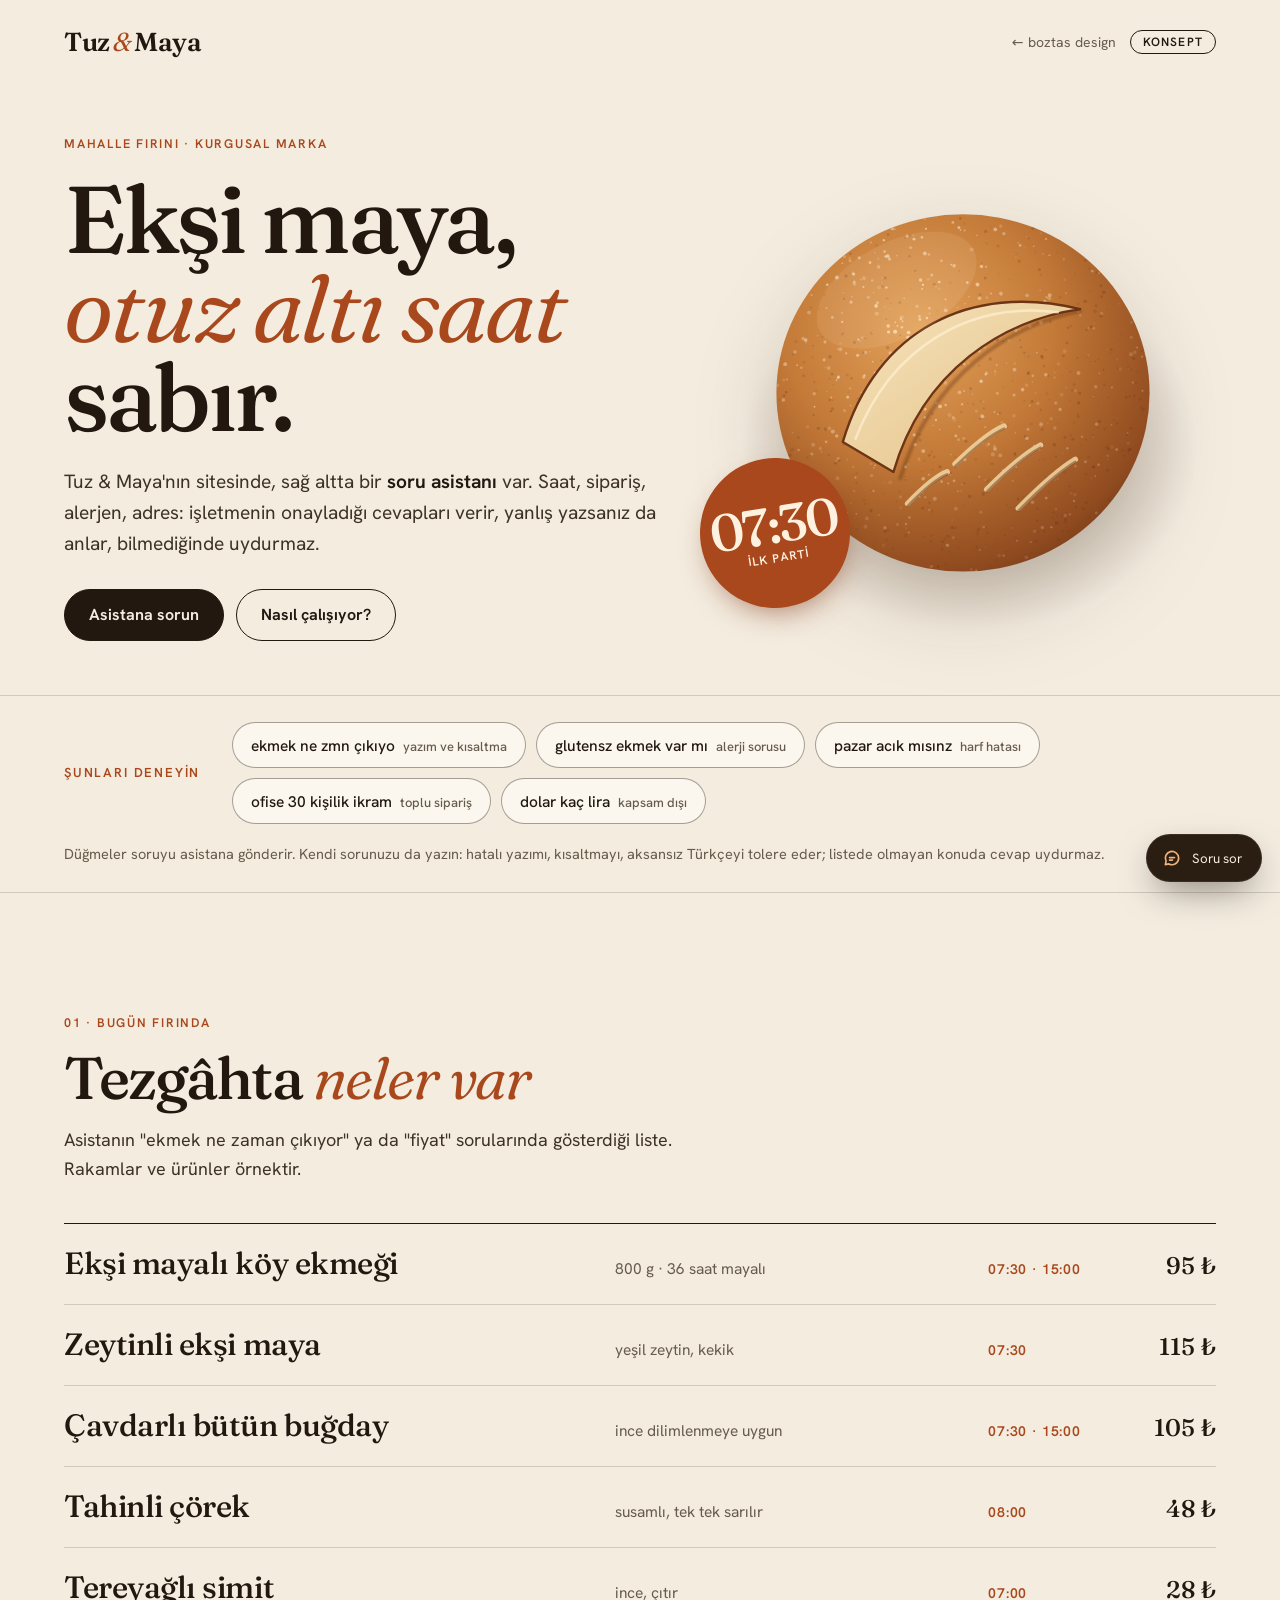
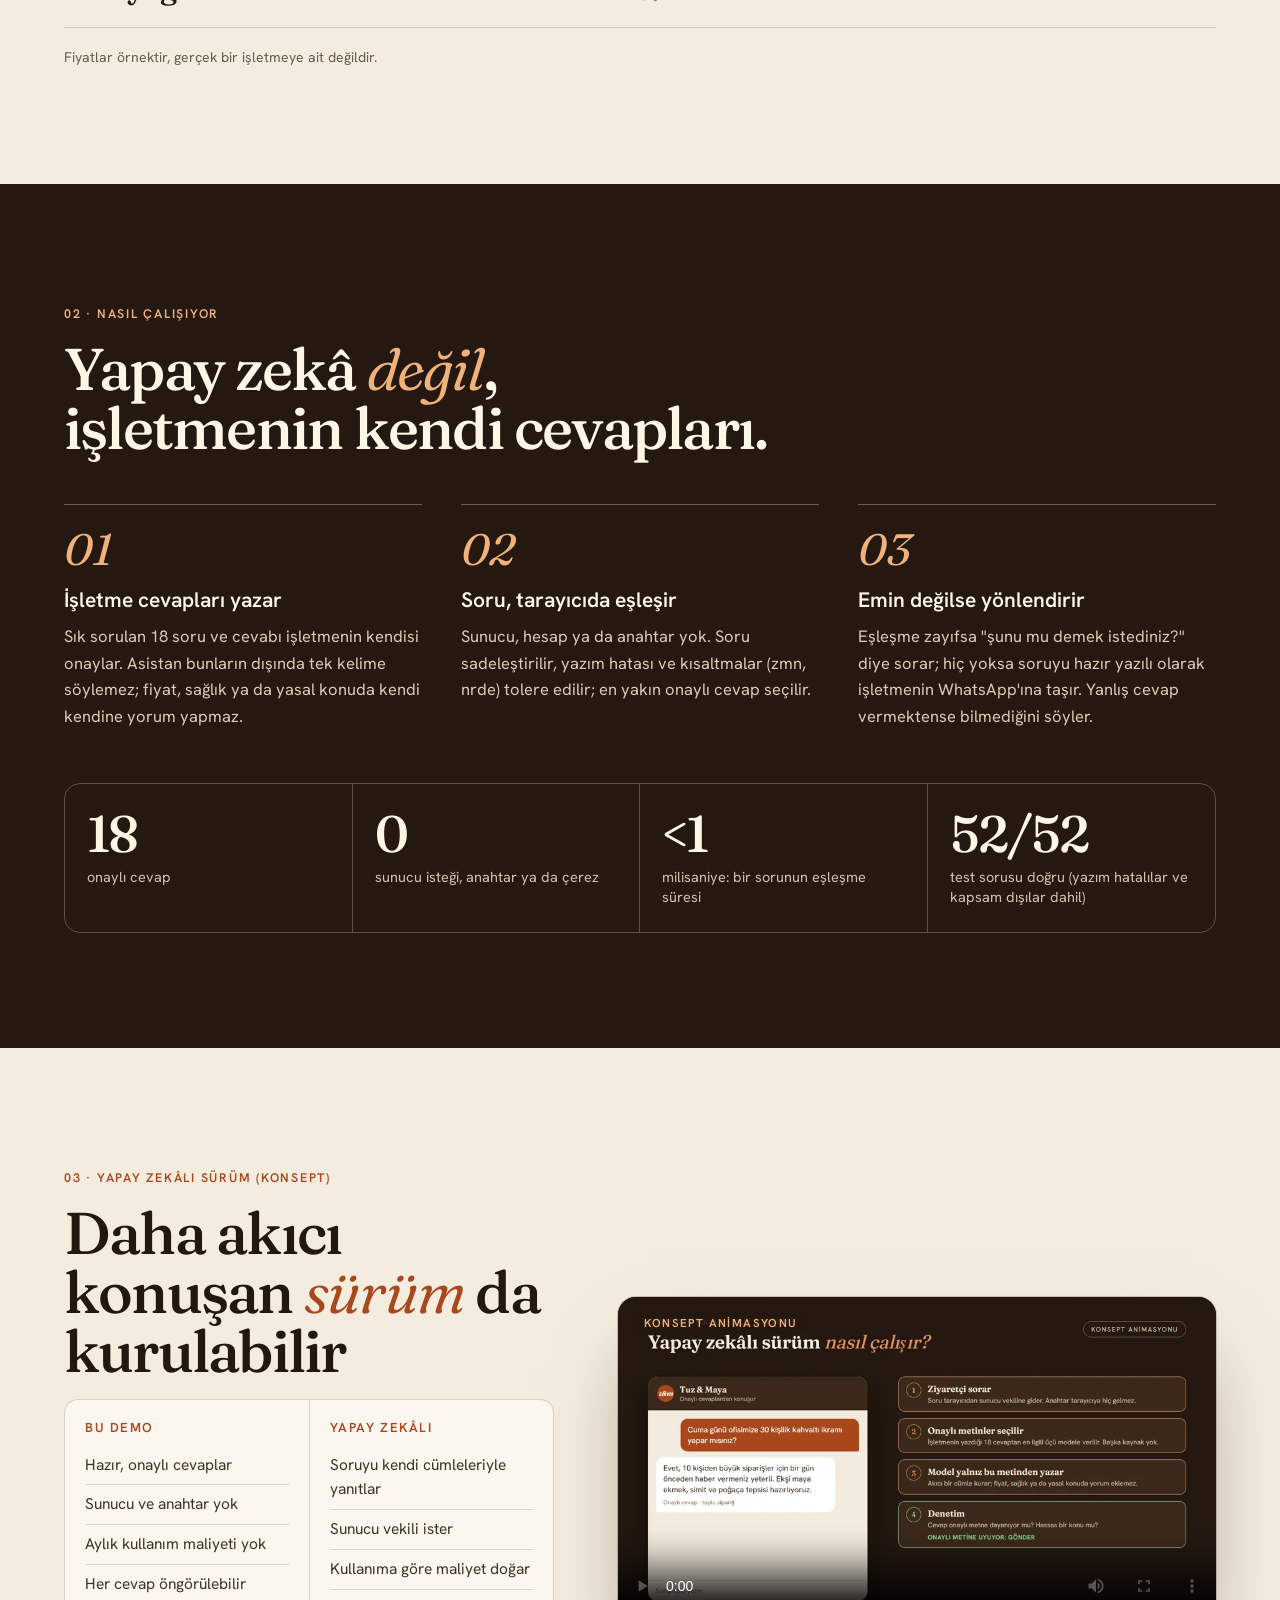
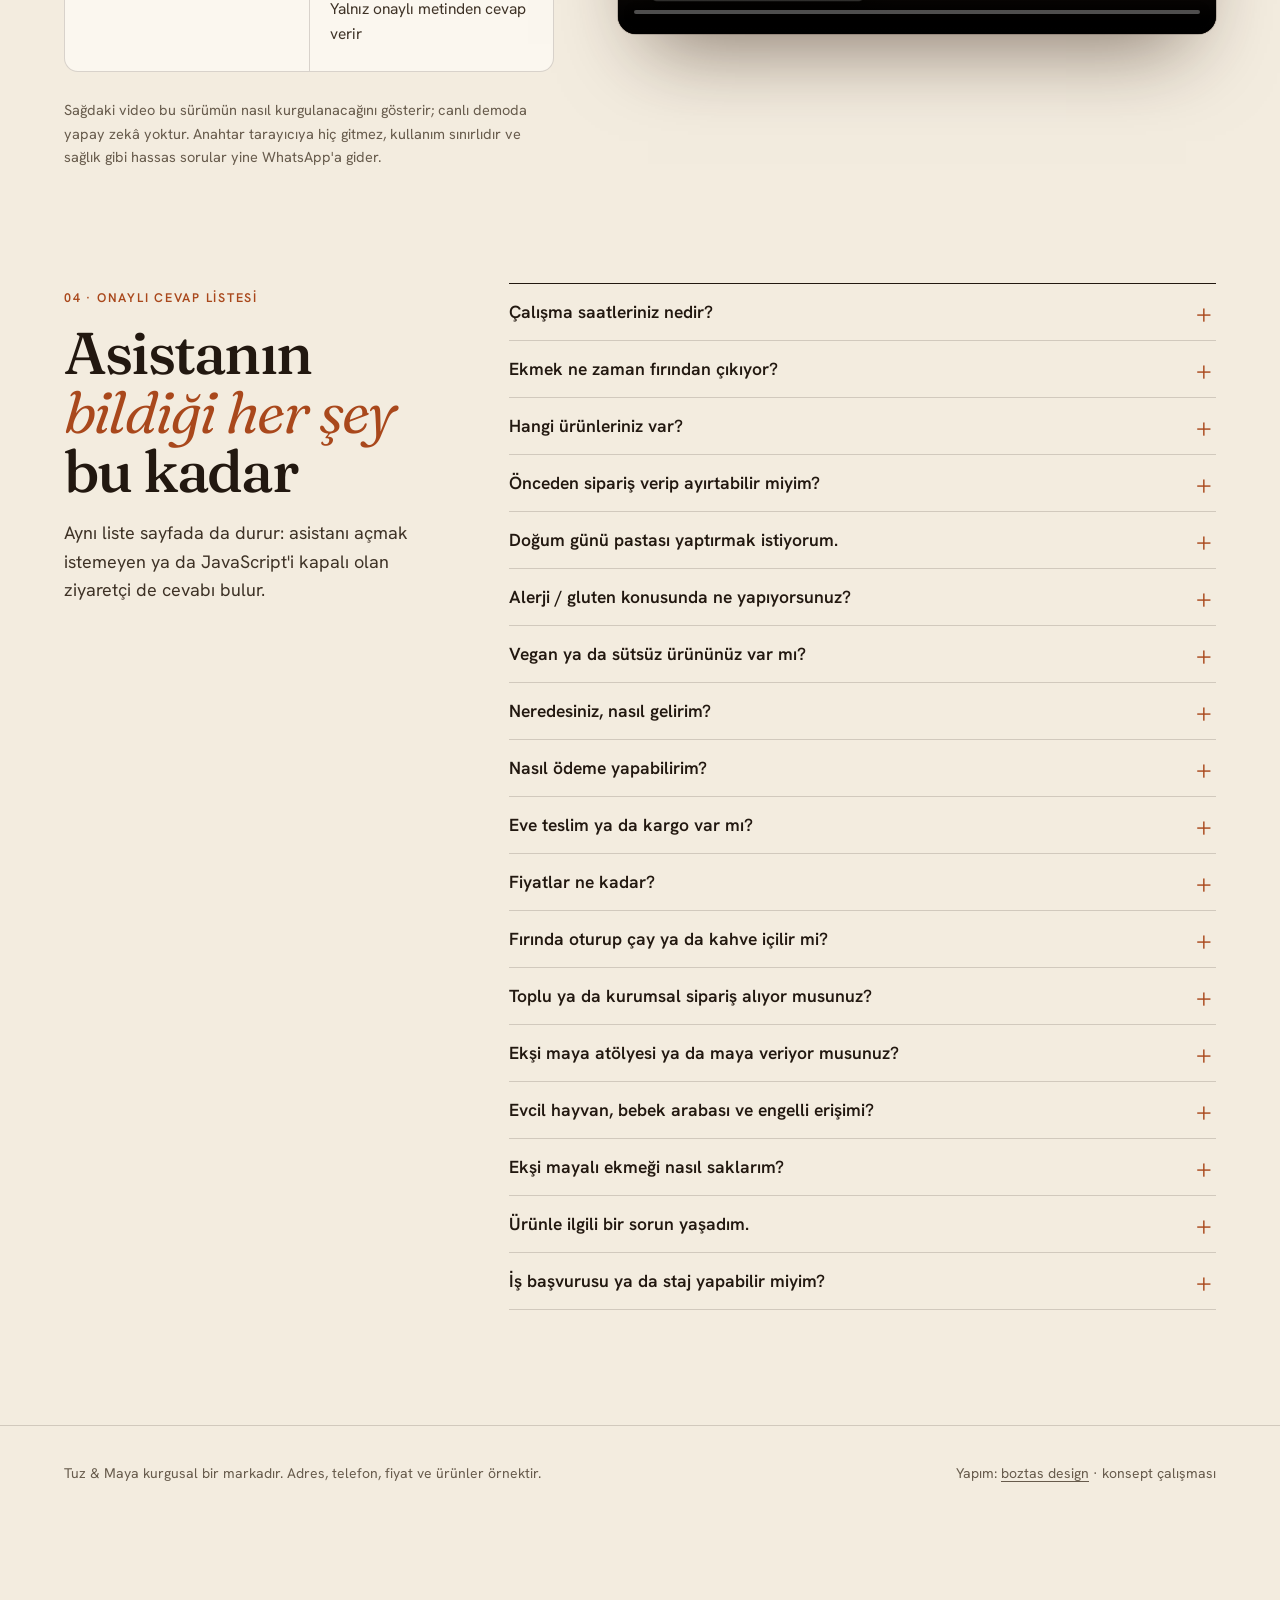
<file: ornekler/asistan/index.html>
<!doctype html>
<html lang="tr">
<head>
<meta charset="utf-8">
<meta name="viewport" content="width=device-width, initial-scale=1, viewport-fit=cover">
<title>Tuz &amp; Maya Fırın | SSS soru asistanı (konsept)</title>
<meta name="description" content="Tuz &amp; Maya: kurgusal bir mahalle fırını için sitenin köşesinde çalışan soru asistanı. Yazım hatasını anlar, yalnız işletmenin onayladığı cevapları verir, bilmediğinde WhatsApp'a yönlendirir. boztas design konsept çalışması.">
<meta name="theme-color" content="#F3ECDF">
<link rel="icon" href="./simge.svg" type="image/svg+xml">
<link rel="preload" href="./yazi/fraunces-latin-wght-normal.woff2" as="font" type="font/woff2" crossorigin>
<link rel="preload" href="./yazi/hanken-latin.woff2" as="font" type="font/woff2" crossorigin>
<link rel="stylesheet" href="./stil.css">
</head>
<body>
<a class="atla" href="#icerik">İçeriğe geç</a>

<header class="ust">
  <a class="marka" href="./" aria-label="Tuz ve Maya, ana sayfa">Tuz<i>&amp;</i>Maya</a>
  <div class="ust-sag">
    <a class="geri" href="../../sayfalar/yazilim-otomasyon.html#soru-asistani">← boztas design</a>
    <span class="rozet">konsept</span>
  </div>
</header>

<main id="icerik">
  <section class="kahraman" aria-labelledby="b1">
    <div>
      <span class="etiket">mahalle fırını · kurgusal marka</span>
      <h1 id="b1">Ekşi maya,<br><em>otuz altı saat</em><br>sabır.</h1>
      <p>Tuz &amp; Maya'nın sitesinde, sağ altta bir <b>soru asistanı</b> var. Saat, sipariş, alerjen, adres: işletmenin onayladığı cevapları verir, yanlış yazsanız da anlar, bilmediğinde uydurmaz.</p>
      <div class="dugmeler">
        <button class="dugme dolu" type="button" id="dene-ac">Asistana sorun</button>
        <a class="dugme cizgi" href="#nasil">Nasıl çalışıyor?</a>
      </div>
    </div>
    <div class="ekmek">
      <img src="./ekmek.svg" width="640" height="640" alt="Üstten bakılan, üzeri kesilmiş ekşi mayalı bir ekmek" fetchpriority="high">
      <div class="damga" aria-hidden="true"><span><b>07:30</b>ilk parti</span></div>
    </div>
  </section>

  <section class="dene" aria-labelledby="dene-b">
    <h2 id="dene-b">Şunları deneyin</h2>
    <div class="dene-chipler" id="dene-chipler"></div>
    <p>Düğmeler soruyu asistana gönderir. Kendi sorunuzu da yazın: hatalı yazımı, kısaltmayı, aksansız Türkçeyi tolere eder; listede olmayan konuda cevap uydurmaz.</p>
  </section>

  <section class="bolum" id="firin" aria-labelledby="firin-b">
    <span class="etiket">01 · bugün fırında</span>
    <h2 id="firin-b">Tezgâhta <em>neler var</em></h2>
    <p class="giris-metin">Asistanın "ekmek ne zaman çıkıyor" ya da "fiyat" sorularında gösterdiği liste. Rakamlar ve ürünler örnektir.</p>
    <ul class="firin" id="firin-liste"></ul>
    <p class="kucuk-not">Fiyatlar örnektir, gerçek bir işletmeye ait değildir.</p>
  </section>

  <section class="koyu" id="nasil" aria-labelledby="nasil-b">
    <div class="ic">
      <span class="etiket">02 · nasıl çalışıyor</span>
      <h2 id="nasil-b">Yapay zekâ <em>değil</em>,<br>işletmenin kendi cevapları.</h2>
      <ol class="adimlar">
        <li><h3>İşletme cevapları yazar</h3><p>Sık sorulan 18 soru ve cevabı işletmenin kendisi onaylar. Asistan bunların dışında tek kelime söylemez; fiyat, sağlık ya da yasal konuda kendi kendine yorum yapmaz.</p></li>
        <li><h3>Soru, tarayıcıda eşleşir</h3><p>Sunucu, hesap ya da anahtar yok. Soru sadeleştirilir, yazım hatası ve kısaltmalar (zmn, nrde) tolere edilir; en yakın onaylı cevap seçilir.</p></li>
        <li><h3>Emin değilse yönlendirir</h3><p>Eşleşme zayıfsa "şunu mu demek istediniz?" diye sorar; hiç yoksa soruyu hazır yazılı olarak işletmenin WhatsApp'ına taşır. Yanlış cevap vermektense bilmediğini söyler.</p></li>
      </ol>
      <div class="olcu" id="olcu" aria-label="Ölçümler">
        <div><b id="o-cevap">18</b><span>onaylı cevap</span></div>
        <div><b>0</b><span>sunucu isteği, anahtar ya da çerez</span></div>
        <div><b id="o-ms">&lt;1</b><span>milisaniye: bir sorunun eşleşme süresi</span></div>
        <div><b id="o-test">52/52</b><span>test sorusu doğru (yazım hatalılar ve kapsam dışılar dahil)</span></div>
      </div>
    </div>
  </section>

  <section class="bolum" id="yapay-zeka" aria-labelledby="yz-b">
    <div class="yz">
      <div>
        <span class="etiket">03 · yapay zekâlı sürüm (konsept)</span>
        <h2 id="yz-b">Daha akıcı konuşan <em>sürüm</em> da kurulabilir</h2>
        <div class="kars" role="group" aria-label="İki sürümün karşılaştırması">
          <div><h3>Bu demo</h3><ul><li>Hazır, onaylı cevaplar</li><li>Sunucu ve anahtar yok</li><li>Aylık kullanım maliyeti yok</li><li>Her cevap öngörülebilir</li></ul></div>
          <div><h3>Yapay zekâlı</h3><ul><li>Soruyu kendi cümleleriyle yanıtlar</li><li>Sunucu vekili ister</li><li>Kullanıma göre maliyet doğar</li><li>Yalnız onaylı metinden cevap verir</li></ul></div>
        </div>
        <p class="yz-not">Sağdaki video bu sürümün nasıl kurgulanacağını gösterir; canlı demoda yapay zekâ yoktur. Anahtar tarayıcıya hiç gitmez, kullanım sınırlıdır ve sağlık gibi hassas sorular yine WhatsApp'a gider.</p>
      </div>
      <div class="yz-video">
        <video id="yz-video" controls preload="metadata" playsinline poster="./yz-poster.webp" aria-label="Yapay zekâlı sürümün çalışma şeması, sessiz kısa animasyon">
          <source src="./yz-konsept.mp4" type="video/mp4">
        </video>
        <span class="yz-rozet">konsept animasyonu</span>
      </div>
    </div>
  </section>

  <section class="bolum" id="liste" aria-labelledby="sss-b" style="padding-top:0">
    <div class="sss">
      <div>
        <span class="etiket">04 · onaylı cevap listesi</span>
        <h2 id="sss-b">Asistanın <em>bildiği her şey</em> bu kadar</h2>
        <p class="giris-metin" style="margin-bottom:0">Aynı liste sayfada da durur: asistanı açmak istemeyen ya da JavaScript'i kapalı olan ziyaretçi de cevabı bulur.</p>
      </div>
      <div id="sss-liste"></div>
    </div>
  </section>
</main>

<footer>
  <span>Tuz &amp; Maya kurgusal bir markadır. Adres, telefon, fiyat ve ürünler örnektir.</span>
  <span>Yapım: <a href="../../index.html">boztas design</a> · konsept çalışması</span>
</footer>

<script src="./veri.js"></script>
<script src="./eslestir.js"></script>
<script src="./asistan.js"></script>
<script>
(function () {
  var V = window.TUZMAYA, E = window.Eslestir;
  var asistan = window.Asistan.baslat({ isletme: V.ISLETME, sss: V.SSS, whatsapp: null });

  var denemeler = [
    ["ekmek ne zmn çıkıyo", "yazım ve kısaltma"],
    ["glutensz ekmek var mı", "alerji sorusu"],
    ["pazar acık mısınz", "harf hatası"],
    ["ofise 30 kişilik ikram", "toplu sipariş"],
    ["dolar kaç lira", "kapsam dışı"]
  ];
  var kap = document.getElementById("dene-chipler");
  denemeler.forEach(function (d) {
    var b = document.createElement("button"); b.type = "button"; b.className = "dene-chip";
    b.textContent = d[0]; var s = document.createElement("span"); s.textContent = d[1]; b.appendChild(s);
    b.addEventListener("click", function () { asistan.sor(d[0]); });
    kap.appendChild(b);
  });
  document.getElementById("dene-ac").addEventListener("click", function () { asistan.ac(); });

  var firin = document.getElementById("firin-liste");
  V.FIRIN.forEach(function (u) {
    var li = document.createElement("li");
    li.innerHTML = '<span class="ad"></span><span class="not"></span><span class="parti"></span><span class="fiyat"></span>';
    li.querySelector(".ad").textContent = u.ad; li.querySelector(".not").textContent = u.not;
    li.querySelector(".parti").textContent = u.parti;
    li.querySelector(".fiyat").appendChild(document.createTextNode(u.fiyat + " ₺"));
    firin.appendChild(li);
  });

  var l = document.getElementById("sss-liste");
  V.SSS.forEach(function (e) {
    var d = document.createElement("details"), s = document.createElement("summary"), p = document.createElement("p");
    s.textContent = e.s; p.textContent = e.c; d.appendChild(s); d.appendChild(p); l.appendChild(d);
  });
  document.getElementById("o-cevap").textContent = V.SSS.length;
})();
</script>
</body>
</html>
</file>
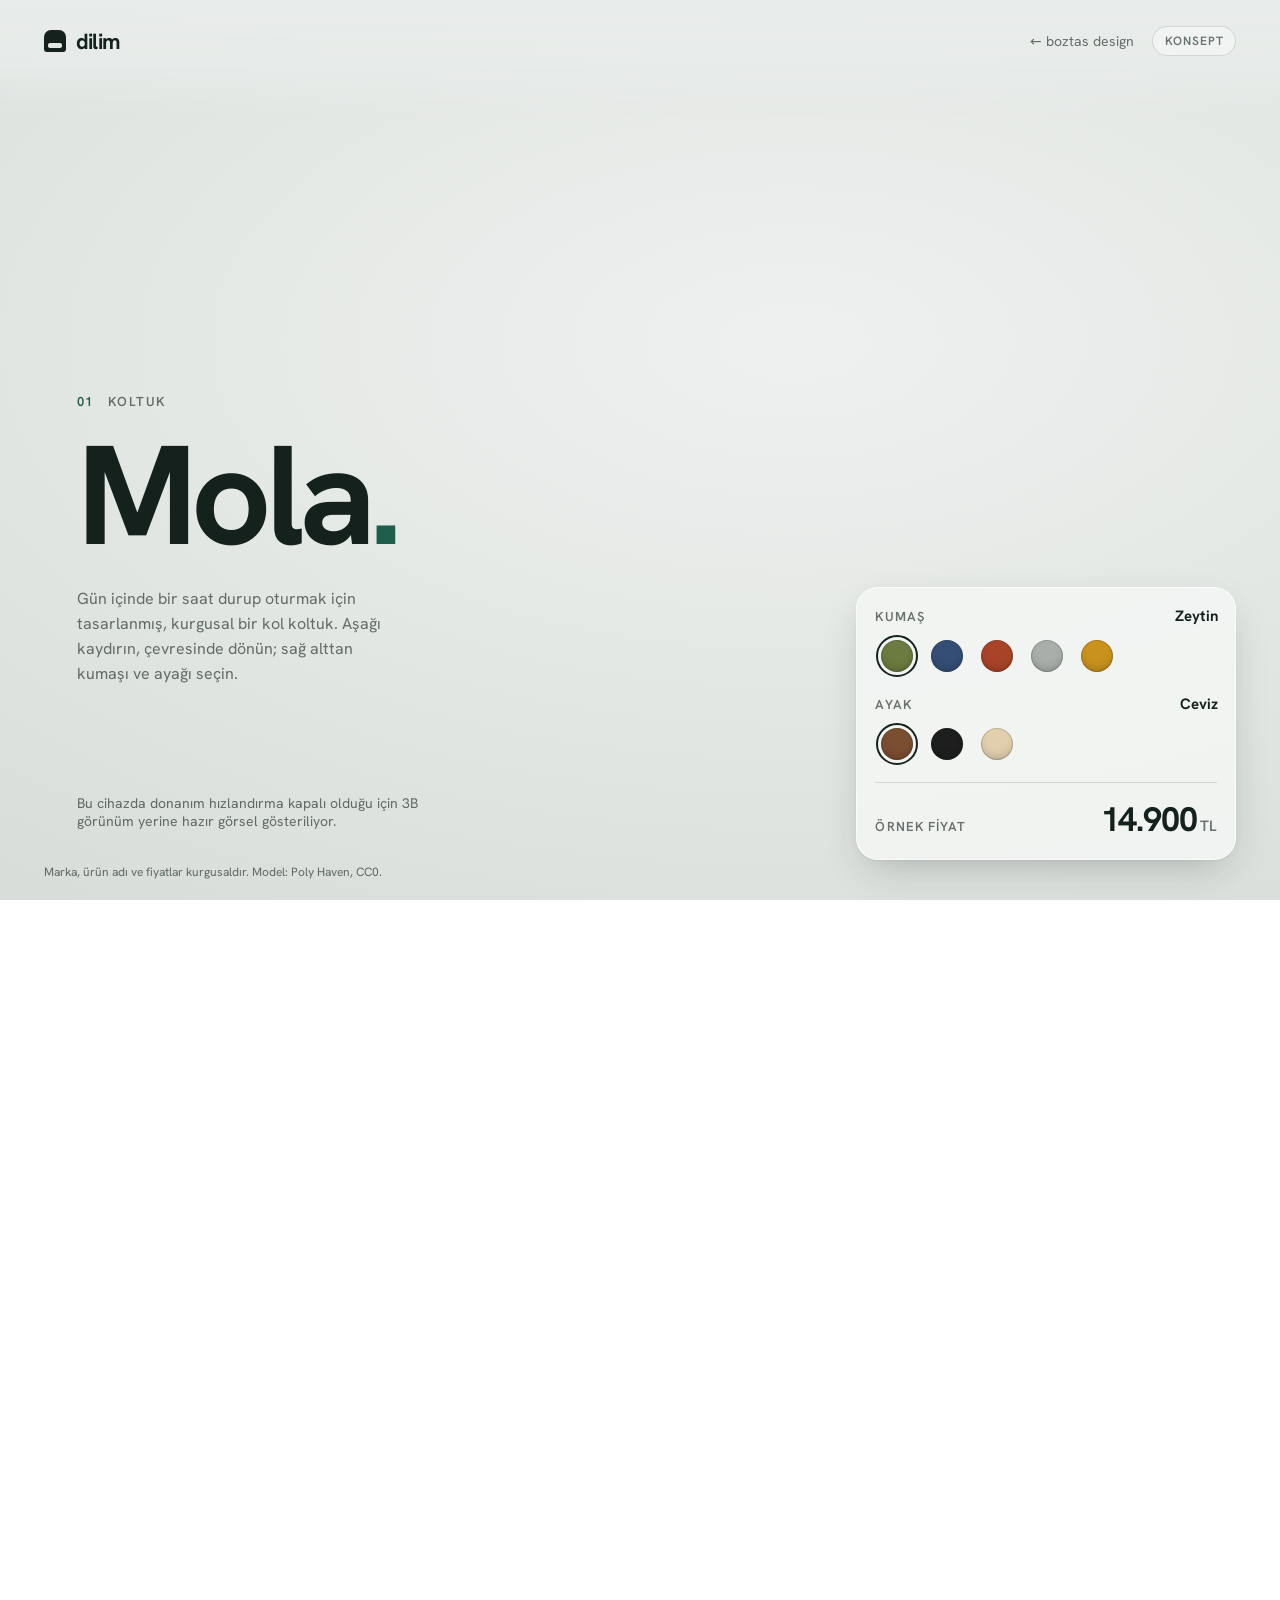
<file: ornekler/koltuk/index.html>
<!doctype html>
<html lang="tr">
<head>
<meta charset="utf-8">
<meta name="viewport" content="width=device-width, initial-scale=1, viewport-fit=cover">
<title>Dilim Mola koltuk | 3B ürün seçici (konsept)</title>
<meta name="description" content="Dilim Mola: kurgusal bir mobilya markası için tarayıcıda çalışan 3B koltuk seçici. Kumaşı ve ayak rengini seçin, fiyat anında güncellensin. boztas design konsept çalışması.">
<meta name="theme-color" content="#E3E7E4">
<link rel="icon" href="./simge.svg" type="image/svg+xml">
<link rel="preload" as="image" href="./poster-tel.webp" type="image/webp" media="(max-width: 760px)">
<link rel="preload" as="image" href="./poster.webp" type="image/webp" media="(min-width: 761px)">
  <script type="module" crossorigin src="./assets/index-BXZTnMGX.js"></script>
  <link rel="stylesheet" crossorigin href="./assets/index-C6HaoVFS.css">
</head>
<body>
<a class="atla" href="#secici">Seçiciye geç</a>
<header class="ust">
  <a class="marka" href="./" aria-label="Dilim, ana sayfa"><span class="marka-isaret" aria-hidden="true"></span>dilim</a>
  <div class="ust-sag">
    <a class="geri-site" href="../../sayfalar/3b-animasyon.html">← boztas design</a>
    <span class="rozet">konsept</span>
  </div>
</header>

<div class="sahne" id="sahne">
  <picture>
    <source media="(max-width: 760px)" srcset="./poster-tel.webp">
    <img class="poster" id="poster" src="./poster.webp" alt="" width="1600" height="1000" decoding="async" fetchpriority="high">
  </picture>
  <canvas id="tuval" aria-hidden="true"></canvas>
</div>

<main class="akis" id="akis">
  <section class="bolum" data-bolum="0" aria-labelledby="b0">
    <p class="etiket"><span>01</span> koltuk</p>
    <h1 id="b0">Mola<span class="nokta">.</span></h1>
    <p class="metin">Gün içinde bir saat durup oturmak için tasarlanmış, kurgusal bir kol koltuk. Aşağı kaydırın, çevresinde dönün; sağ alttan kumaşı ve ayağı seçin.</p>
  </section>
  <section class="bolum" data-bolum="1" aria-labelledby="b1">
    <p class="etiket"><span>02</span> oturuş</p>
    <h2 id="b1">Kol ince,<br>minder derin.</h2>
    <p class="metin">Yan hat ahşap çerçevede, oturak yumuşak tarafta. Kumaş dokusu yakından görülsün diye kamera yaklaşıyor.</p>
  </section>
  <section class="bolum" data-bolum="2" aria-labelledby="b2">
    <p class="etiket"><span>03</span> arka</p>
    <h2 id="b2">Duvardan<br>ayrılsa da.</h2>
    <p class="metin">Arka panel ahşap damarını gösteriyor; koltuk odanın ortasında da güzel durur.</p>
  </section>
  <section class="bolum son" data-bolum="3" aria-labelledby="b3">
    <p class="etiket"><span>04</span> sizin için</p>
    <h2 id="b3">Rengi siz seçin.</h2>
    <p class="metin">Seçtikçe fiyat değişir. Fiyatlar ve marka kurgusaldır.</p>
  </section>
</main>

<aside class="secici" id="secici" aria-label="Koltuk seçenekleri">
  <div class="grup">
    <p class="grup-baslik" id="kumas-b">Kumaş <b id="kumas-ad">Zeytin</b></p>
    <div class="renkler" role="radiogroup" aria-labelledby="kumas-b" id="kumas"></div>
  </div>
  <div class="grup">
    <p class="grup-baslik" id="ayak-b">Ayak <b id="ayak-ad">Ceviz</b></p>
    <div class="renkler" role="radiogroup" aria-labelledby="ayak-b" id="ayak"></div>
  </div>
  <div class="fiyat" aria-live="polite">
    <p class="fiyat-etiket">örnek fiyat</p>
    <p class="fiyat-tutar"><span id="tutar">0</span><span class="tl"> TL</span></p>
  </div>
</aside>

<p class="not" id="donanim-notu" hidden>Bu cihazda donanım hızlandırma kapalı olduğu için 3B görünüm yerine hazır görsel gösteriliyor.</p>
<p class="alt-not">Marka, ürün adı ve fiyatlar kurgusaldır. Model: Poly Haven, CC0.</p>
<div class="ilerleme" aria-hidden="true"><i id="ilerleme"></i></div>
</body>
</html>
</file>
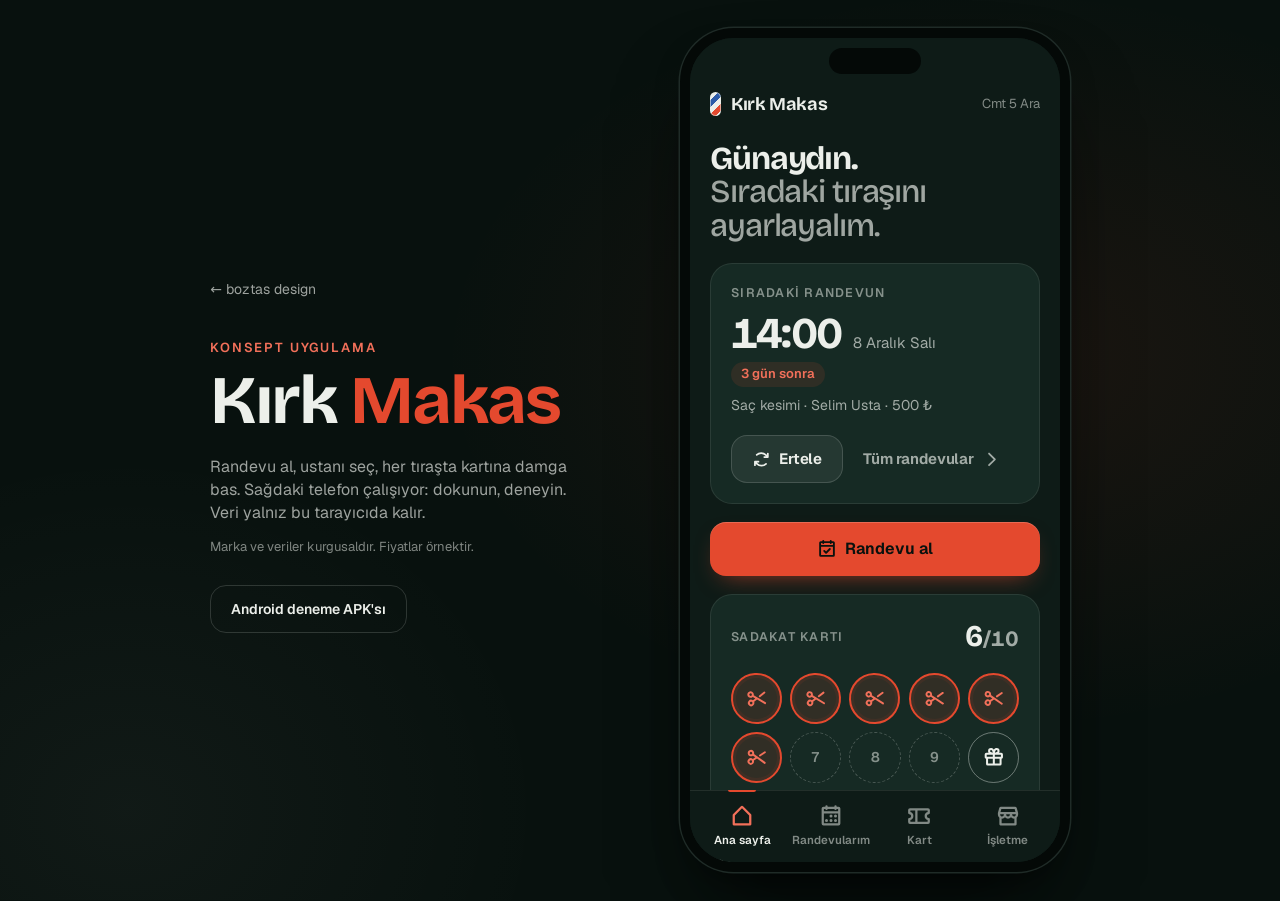
<file: ornekler/randevu/index.html>
<!doctype html>
<html lang="tr">
<head>
<meta charset="utf-8">
<meta name="viewport" content="width=device-width, initial-scale=1, viewport-fit=cover, interactive-widget=resizes-content">
<title>Kırk Makas | randevu ve sadakat kartı (konsept)</title>
<meta name="description" content="Kırk Makas: kurgusal bir berber için randevu ve sadakat kartı uygulaması. boztas design konsept çalışması, tarayıcıda deneyebilirsiniz.">
<meta name="theme-color" content="#0E1B17">
<meta name="color-scheme" content="dark">
<link rel="icon" href="./simge.svg" type="image/svg+xml">
<link rel="apple-touch-icon" href="./simge-192.png">
  <script type="module" crossorigin src="./assets/index-cp3io-TA.js"></script>
  <link rel="stylesheet" crossorigin href="./assets/index-Bh3waAv7.css">
</head>
<body>
<div class="sahne">
  <aside class="yan" aria-label="Uygulama hakkında">
    <a class="geri-site" href="../../sayfalar/mobil.html">← boztas design</a>
    <p class="yan-etiket">konsept uygulama</p>
    <h1 class="yan-baslik">Kırk <em>Makas</em></h1>
    <p class="yan-yazi">Randevu al, ustanı seç, her tıraşta kartına damga bas. Sağdaki telefon çalışıyor: dokunun, deneyin. Veri yalnız bu tarayıcıda kalır.</p>
    <p class="yan-not">Marka ve veriler kurgusaldır. Fiyatlar örnektir.</p>
    <a class="yan-dugme" href="./kirk-makas-debug.apk" download>Android deneme APK'sı</a>
  </aside>
  <div class="cihaz">
    <div class="uygulama" id="uygulama" aria-label="Kırk Makas uygulaması"></div>
  </div>
</div>
<div class="duyuru" id="duyuru" role="status" aria-live="polite"></div>
</body>
</html>
</file>
<file: ornekler/asistan/stil.css>
@font-face{font-family:'Fraunces Variable';font-style:normal;font-weight:100 900;font-display:swap;src:url(./yazi/fraunces-latin-ext-wght-normal.woff2) format('woff2-variations');unicode-range:U+0100-02BA,U+02BD-02C5,U+02C7-02CC,U+02CE-02D7,U+02DD-02FF,U+0304,U+0308,U+0329,U+1E00-1E9F,U+1EF2-1EFF,U+2020,U+20A0-20AB,U+20AD-20C0,U+A720-A7FF}
@font-face{font-family:'Fraunces Variable';font-style:normal;font-weight:100 900;font-display:swap;src:url(./yazi/fraunces-latin-wght-normal.woff2) format('woff2-variations');unicode-range:U+0000-00FF,U+0131,U+0152-0153,U+02BB-02BC,U+02C6,U+02DA,U+02DC,U+0304,U+0308,U+0329,U+2000-206F,U+20AC,U+2122,U+2191,U+2193,U+2212,U+2215,U+FEFF,U+FFFD}
@font-face{font-family:'Fraunces Variable';font-style:italic;font-weight:100 900;font-display:swap;src:url(./yazi/fraunces-latin-ext-wght-italic.woff2) format('woff2-variations');unicode-range:U+0100-02BA,U+02BD-02C5,U+02C7-02CC,U+02CE-02D7,U+02DD-02FF,U+0304,U+0308,U+0329,U+1E00-1E9F,U+1EF2-1EFF,U+2020,U+20A0-20AB,U+20AD-20C0,U+A720-A7FF}
@font-face{font-family:'Fraunces Variable';font-style:italic;font-weight:100 900;font-display:swap;src:url(./yazi/fraunces-latin-wght-italic.woff2) format('woff2-variations');unicode-range:U+0000-00FF,U+0131,U+0152-0153,U+02BB-02BC,U+02C6,U+02DA,U+02DC,U+0304,U+0308,U+0329,U+2000-206F,U+20AC,U+2122,U+2191,U+2193,U+2212,U+2215,U+FEFF,U+FFFD}
@font-face{font-family:'Hanken Grotesk Variable';font-style:normal;font-weight:100 900;font-display:swap;src:url(./yazi/hanken-ext.woff2) format('woff2-variations');unicode-range:U+0100-02BA,U+02BD-02C5,U+02C7-02CC,U+02CE-02D7,U+02DD-02FF,U+0304,U+0308,U+0329,U+1E00-1E9F,U+1EF2-1EFF,U+2020,U+20A0-20AB,U+20AD-20C0,U+A720-A7FF}
@font-face{font-family:'Hanken Grotesk Variable';font-style:normal;font-weight:100 900;font-display:swap;src:url(./yazi/hanken-latin.woff2) format('woff2-variations');unicode-range:U+0000-00FF,U+0131,U+0152-0153,U+02BB-02BC,U+02C6,U+02DA,U+02DC,U+0304,U+0308,U+0329,U+2000-206F,U+20AC,U+2122,U+2191,U+2193,U+2212,U+2215,U+FEFF,U+FFFD}

:root{
  --un:#F3ECDF; --kagit:#FBF7EF; --yazi:#221810; --mat:#675B4C; --cizgi:rgba(34,24,16,.16);
  --kabuk:#A9481C; --koyu:#241810; --koyu2:#33241A; --serif:'Fraunces Variable','Fraunces',Georgia,serif; --sans:'Hanken Grotesk Variable','Hanken Grotesk',system-ui,sans-serif;
  --kenar:clamp(20px,5vw,72px);
}
*{box-sizing:border-box}
html{scroll-behavior:smooth;-webkit-text-size-adjust:100%}
body{margin:0;background:var(--un);color:var(--yazi);font:400 17px/1.6 var(--sans);-webkit-font-smoothing:antialiased;overflow-x:hidden}
img,svg,video{display:block;max-width:100%}
a{color:inherit}
.atla{position:absolute;left:-999px;top:8px;background:var(--yazi);color:#fff;padding:10px 14px;border-radius:8px;z-index:100}
.atla:focus{left:8px}
:focus-visible{outline:3px solid var(--kabuk);outline-offset:3px}
.etiket{font:600 12.5px/1 var(--sans);letter-spacing:.14em;text-transform:uppercase;color:var(--kabuk)}
em,.i{font-family:var(--serif);font-style:italic;font-weight:400}

/* üst şerit */
.ust{display:flex;align-items:center;justify-content:space-between;gap:16px;padding:20px var(--kenar);position:relative;z-index:5}
.marka{display:flex;align-items:baseline;gap:2px;text-decoration:none;font:600 26px/1 var(--serif);letter-spacing:-.01em}
.marka i{font-style:italic;font-weight:400;color:var(--kabuk);padding:0 1px}
.ust-sag{display:flex;align-items:center;gap:14px;font-size:14px}
.geri{text-decoration:none;color:var(--mat);min-height:44px;display:inline-flex;align-items:center}
.geri:hover{color:var(--yazi)}
.rozet{border:1px solid var(--yazi);border-radius:999px;padding:5px 12px;font:600 12px/1 var(--sans);letter-spacing:.1em;text-transform:uppercase}

/* kahraman */
.kahraman{display:grid;grid-template-columns:minmax(0,1.08fr) minmax(0,.92fr);gap:clamp(20px,4vw,64px);align-items:center;padding:clamp(20px,5vh,64px) var(--kenar) clamp(36px,6vh,80px);max-width:1360px;margin:0 auto}
.kahraman h1{font:500 clamp(46px,7.4vw,112px)/.94 var(--serif);letter-spacing:-.035em;margin:18px 0 26px;font-variation-settings:'opsz' 144,'SOFT' 50}
.kahraman h1 em{color:var(--kabuk);font-weight:360;letter-spacing:-.03em}
.kahraman p{max-width:34em;font-size:clamp(17px,1.5vw,20px);color:#3E3226;margin:0 0 30px}
.kahraman p b{font-weight:650;color:var(--yazi)}
.dugmeler{display:flex;flex-wrap:wrap;gap:12px}
.dugme{display:inline-flex;align-items:center;gap:10px;min-height:52px;padding:0 24px;border-radius:999px;font:650 16px/1 var(--sans);text-decoration:none;cursor:pointer;border:1px solid var(--yazi);transition:transform .2s,background .2s}
.dugme.dolu{background:var(--yazi);color:var(--un)}
.dugme.dolu:hover{transform:translateY(-2px);background:var(--kabuk);border-color:var(--kabuk)}
.dugme.cizgi{background:transparent;color:var(--yazi)}
.dugme.cizgi:hover{background:rgba(34,24,16,.07)}
.ekmek{position:relative;justify-self:center;width:min(100%,560px)}
.ekmek img{width:100%;height:auto;filter:drop-shadow(0 30px 40px rgba(60,28,10,.18))}
.damga{position:absolute;left:-2%;bottom:6%;width:clamp(96px,14vw,150px);aspect-ratio:1;border-radius:50%;background:var(--kabuk);color:#FFF1DF;display:grid;place-items:center;text-align:center;transform:rotate(-9deg);font:600 12px/1.15 var(--sans);letter-spacing:.1em;text-transform:uppercase;box-shadow:0 12px 30px -10px rgba(120,40,10,.6)}
.damga b{display:block;font:500 clamp(32px,4.6vw,52px)/.9 var(--serif);letter-spacing:-.03em;margin-bottom:4px;text-transform:none}

/* deneme şeridi */
.dene{border-block:1px solid var(--cizgi);padding:26px var(--kenar);display:grid;grid-template-columns:auto 1fr;gap:18px 32px;align-items:center;max-width:1360px;margin:0 auto}
.dene h2{margin:0;font:600 13px/1.3 var(--sans);letter-spacing:.14em;text-transform:uppercase;color:var(--kabuk)}
.dene-chipler{display:flex;flex-wrap:wrap;gap:10px}
.dene-chip{font:500 15.5px/1 var(--sans);min-height:46px;padding:0 18px;border-radius:999px;border:1px solid rgba(34,24,16,.4);background:var(--kagit);color:var(--yazi);cursor:pointer;transition:background .2s,transform .2s}
.dene-chip:hover{background:#fff;transform:translateY(-1px)}
.dene-chip span{color:var(--mat);font-size:13px;margin-left:8px}
.dene p{grid-column:1/-1;margin:0;font-size:14.5px;color:var(--mat)}

/* bölümler */
.bolum{padding:clamp(56px,9vw,128px) var(--kenar);max-width:1360px;margin:0 auto}
.bolum h2,.koyu h2{font:500 clamp(34px,4.6vw,66px)/1 var(--serif);letter-spacing:-.03em;margin:14px 0 18px;font-variation-settings:'opsz' 144,'SOFT' 50}
.bolum h2 em,.koyu h2 em{color:var(--kabuk);font-weight:360}
.giris-metin{max-width:38em;color:#3E3226;font-size:18px;margin:0 0 40px}

/* bugün fırında */
.firin{list-style:none;margin:0;padding:0;border-top:1px solid var(--yazi)}
.firin li{display:grid;grid-template-columns:minmax(0,2.4fr) minmax(0,1.6fr) 120px 90px;align-items:baseline;gap:18px;padding:22px 0;border-bottom:1px solid var(--cizgi)}
.firin .ad{font:500 clamp(22px,2.4vw,32px)/1.15 var(--serif);letter-spacing:-.015em}
.firin .not{color:var(--mat);font-size:15.5px}
.firin .parti{font:600 14px/1 var(--sans);letter-spacing:.06em;color:var(--kabuk)}
.firin .fiyat{font:500 24px/1 var(--serif);text-align:right}
.firin .fiyat small{font:500 13px var(--sans);color:var(--mat)}
.kucuk-not{font-size:14px;color:var(--mat);margin:18px 0 0}

/* nasıl çalışır */
.koyu{background:var(--koyu);color:#EFE5D2;max-width:none;margin:0;padding:clamp(60px,9vw,130px) var(--kenar)}
.koyu .ic{max-width:1360px;margin:0 auto}
.koyu .etiket{color:#F0B27A}
.koyu h2{color:#FFF6E8;margin:14px 0 18px}.koyu h2 em{color:#F0B27A}
.adimlar{display:grid;grid-template-columns:repeat(3,minmax(0,1fr));gap:clamp(24px,3vw,48px);margin-top:46px;list-style:none;padding:0;counter-reset:a}
.adimlar li{border-top:1px solid rgba(239,229,210,.35);padding-top:22px;counter-increment:a}
.adimlar li::before{content:'0' counter(a);display:block;font:400 italic 44px/1 var(--serif);color:#F0B27A;margin-bottom:16px}
.adimlar h3{font:600 21px/1.25 var(--sans);margin:0 0 10px;color:#FFF6E8}
.adimlar p{margin:0;color:#D9CDB7;font-size:16.5px}
.olcu{margin-top:54px;display:grid;grid-template-columns:repeat(4,minmax(0,1fr));gap:0;border:1px solid rgba(239,229,210,.28);border-radius:16px;overflow:hidden}
.olcu div{padding:24px 22px;border-right:1px solid rgba(239,229,210,.28)}
.olcu div:last-child{border:0}
.olcu b{display:block;font:500 clamp(34px,4vw,54px)/1 var(--serif);letter-spacing:-.03em;color:#FFF6E8}
.olcu span{display:block;margin-top:8px;font-size:14.5px;color:#D0C4AE;line-height:1.4}

/* yapay zekâlı sürüm */
.yz{display:grid;grid-template-columns:minmax(0,.9fr) minmax(0,1.1fr);gap:clamp(28px,5vw,80px);align-items:center}
.yz-video{position:relative;border-radius:18px;overflow:hidden;background:#1a120b;box-shadow:0 40px 80px -30px rgba(40,18,6,.55),0 0 0 1px rgba(34,24,16,.2);aspect-ratio:16/9}
.yz-video video{width:100%;height:100%;object-fit:cover}
.yz-rozet{position:absolute;left:14px;top:14px;background:rgba(36,24,16,.86);color:#F0B27A;border-radius:999px;padding:6px 12px;font:600 11.5px/1 var(--sans);letter-spacing:.12em;text-transform:uppercase;pointer-events:none}
.kars{display:grid;grid-template-columns:1fr 1fr;gap:0;margin:0 0 26px;border:1px solid var(--cizgi);border-radius:14px;overflow:hidden;background:var(--kagit)}
.kars div{padding:20px 20px 18px}
.kars div+div{border-left:1px solid var(--cizgi)}
.kars h3{margin:0 0 10px;font:600 13px/1.2 var(--sans);letter-spacing:.12em;text-transform:uppercase;color:var(--kabuk)}
.kars ul{margin:0;padding:0;list-style:none;font-size:15.5px;color:#3E3226}
.kars li{padding:7px 0;border-top:1px solid var(--cizgi)}
.kars li:first-child{border:0}
.yz-not{font-size:14.5px;color:var(--mat);margin:0}

/* cevap listesi */
.sss{display:grid;grid-template-columns:minmax(0,.7fr) minmax(0,1.3fr);gap:clamp(28px,5vw,80px)}
.sss details{border-bottom:1px solid var(--cizgi)}
.sss details:first-of-type{border-top:1px solid var(--yazi)}
.sss summary{list-style:none;cursor:pointer;min-height:56px;padding:16px 40px 16px 0;position:relative;font:600 17.5px/1.35 var(--sans)}
.sss summary::-webkit-details-marker{display:none}
.sss summary::after{content:'+';position:absolute;right:4px;top:50%;transform:translateY(-50%);font:300 28px/1 var(--sans);color:var(--kabuk);transition:transform .2s}
.sss details[open] summary::after{content:'−'}
.sss details p{margin:0 0 20px;color:#3E3226;max-width:40em}

footer{padding:36px var(--kenar) 120px;border-top:1px solid var(--cizgi);display:flex;flex-wrap:wrap;gap:12px 32px;justify-content:space-between;font-size:14px;color:var(--mat);max-width:1360px;margin:0 auto}
footer a{text-underline-offset:3px}

@media (max-width:900px){
  .kahraman{grid-template-columns:1fr;padding-top:8px}
  .ekmek{order:-1;width:min(86%,420px);margin-bottom:-10px}
  .dene{grid-template-columns:1fr}
  .firin li{grid-template-columns:1fr auto;gap:6px 14px;padding:18px 0}
  .firin .not{grid-column:1/2;grid-row:2}
  .firin .parti{grid-column:1/2;grid-row:3;margin-top:4px}
  .firin .fiyat{grid-column:2;grid-row:1/3;align-self:center}
  .adimlar{grid-template-columns:1fr}
  .olcu{grid-template-columns:1fr 1fr}
  .olcu div:nth-child(2){border-right:0}
  .olcu div:nth-child(-n+2){border-bottom:1px solid rgba(239,229,210,.28)}
  .yz,.sss{grid-template-columns:1fr}
  .kars{grid-template-columns:1fr}.kars div+div{border-left:0;border-top:1px solid var(--cizgi)}
}
@media (max-width:520px){
  body{font-size:16.5px}
  .geri{font-size:13.5px}
  .ust-sag .rozet{display:none}
  .dene-chip{font-size:15px;padding:0 14px}
  .dene-chip span{display:none}
}
@media (prefers-reduced-motion:reduce){html{scroll-behavior:auto}*{transition:none!important}}
</file>
<file: ornekler/koltuk/assets/index-C6HaoVFS.css>
@font-face{font-family:Hanken Grotesk Variable;font-style:normal;font-display:swap;font-weight:100 900;src:url([data-uri])format("woff2-variations");unicode-range:U+460-52F,U+1C80-1C8A,U+20B4,U+2DE0-2DFF,U+A640-A69F,U+FE2E-FE2F}@font-face{font-family:Hanken Grotesk Variable;font-style:normal;font-display:swap;font-weight:100 900;src:url(./yazi-CHiFlh_0.woff2)format("woff2-variations");unicode-range:U+102-103,U+110-111,U+128-129,U+168-169,U+1A0-1A1,U+1AF-1B0,U+300-301,U+303-304,U+308-309,U+323,U+329,U+1EA0-1EF9,U+20AB}@font-face{font-family:Hanken Grotesk Variable;font-style:normal;font-display:swap;font-weight:100 900;src:url(./yazi-Dg-wlmqe.woff2)format("woff2-variations");unicode-range:U+100-2BA,U+2BD-2C5,U+2C7-2CC,U+2CE-2D7,U+2DD-2FF,U+304,U+308,U+329,U+1D00-1DBF,U+1E00-1E9F,U+1EF2-1EFF,U+2020,U+20A0-20AB,U+20AD-20C0,U+2113,U+2C60-2C7F,U+A720-A7FF}@font-face{font-family:Hanken Grotesk Variable;font-style:normal;font-display:swap;font-weight:100 900;src:url(./yazi-CaVRRdDk.woff2)format("woff2-variations");unicode-range:U+??,U+131,U+152-153,U+2BB-2BC,U+2C6,U+2DA,U+2DC,U+304,U+308,U+329,U+2000-206F,U+20AC,U+2122,U+2191,U+2193,U+2212,U+2215,U+FEFF,U+FFFD}:root{--zemin:#e3e7e4;--zemin-2:#d3d9d5;--metin:#14211c;--soluk:#14211c9e;--cizgi:#14211c24;--kart:#f4f6f4db;--vurgu:#1f5e4b;--yaricap:22px;--ease:cubic-bezier(.22, .8, .24, 1);--lightningcss-light:initial;--lightningcss-dark: ;color-scheme:light}*{box-sizing:border-box;margin:0}html{-webkit-font-smoothing:antialiased;-moz-osx-font-smoothing:grayscale;-webkit-text-size-adjust:100%;-moz-text-size-adjust:100%;text-size-adjust:100%}body{color:var(--metin);background:radial-gradient(120% 90% at 62% 38%, #eef1ef 0%, var(--zemin) 46%, var(--zemin-2) 100%) fixed;min-height:100dvh;font-family:Hanken Grotesk Variable,system-ui,sans-serif;overflow-x:clip}.atla{z-index:50;background:var(--metin);color:#fff;border-radius:999px;padding:10px 14px;text-decoration:none;transition:top .2s;position:fixed;top:-60px;left:12px}.atla:focus-visible{top:12px}.ust{z-index:20;pointer-events:none;justify-content:space-between;align-items:center;padding:22px clamp(18px,3.4vw,48px);display:flex;position:fixed;inset:0 0 auto}.ust>*{pointer-events:auto}.ust:before{content:"";z-index:-1;pointer-events:none;background:linear-gradient(#e8eceaf5 0%,#e8eceacc 55%,#e8ecea00 100%);position:absolute;inset:0 0 -34px}.marka{letter-spacing:-.03em;color:var(--metin);align-items:center;gap:10px;font-size:22px;font-weight:700;text-decoration:none;display:inline-flex}.marka-isaret{background:var(--metin);border-radius:7px 7px 3px 3px;width:22px;height:22px;position:relative}.marka-isaret:after{content:"";background:var(--zemin);border-radius:2px;height:5px;position:absolute;bottom:4px;left:4px;right:4px}.ust-sag{align-items:center;gap:14px;display:flex}.geri-site{color:var(--soluk);padding:10px 4px;font-size:14px;text-decoration:none;transition:color .2s}.geri-site:hover{color:var(--metin)}.rozet{letter-spacing:.08em;text-transform:uppercase;border:1px solid var(--cizgi);color:var(--soluk);background:#fff6;border-radius:999px;padding:6px 12px;font-size:12px;font-weight:600}.sahne{z-index:0;position:fixed;inset:0}.sahne canvas{opacity:0;width:100%;height:100%;transition:opacity .7s var(--ease);touch-action:pan-y;display:block;position:absolute;inset:0}.sahne.hazir canvas{opacity:1}.poster{object-fit:cover;object-position:50% 50%;width:100%;height:100%;transition:opacity .7s var(--ease);position:absolute;inset:0}.sahne.hazir .poster{opacity:0;pointer-events:none}.akis{z-index:5;pointer-events:none;position:relative}.bolum{flex-direction:column;justify-content:center;max-width:min(560px,92vw);min-height:120svh;padding:0 clamp(20px,6vw,96px);display:flex}.bolum>*{opacity:0;transition:opacity .6s var(--ease), transform .6s var(--ease);transform:translateY(14px)}.bolum.acik>*{opacity:1;transform:none}.bolum.acik>:nth-child(2){transition-delay:60ms}.bolum.acik>:nth-child(3){transition-delay:.12s}.etiket{letter-spacing:.12em;text-transform:uppercase;color:var(--soluk);font-variant-numeric:tabular-nums;margin-bottom:18px;font-size:13px;font-weight:600}.etiket span{color:var(--vurgu);margin-right:10px;display:inline-block}h1,h2{letter-spacing:-.045em;text-wrap:balance;font-weight:700;line-height:.96}h1{font-size:clamp(76px,11vw,168px)}h2{font-size:clamp(42px,5.6vw,84px)}.nokta{color:var(--vurgu)}.metin{color:var(--soluk);text-wrap:pretty;max-width:34ch;margin-top:24px;font-size:clamp(16px,1.25vw,19px);line-height:1.55}.secici{z-index:15;background:var(--kart);border-radius:var(--yaricap);-webkit-backdrop-filter:blur(14px)saturate(1.2);border:1px solid #ffffffb3;gap:16px;width:min(380px,100vw - 32px);padding:18px;display:grid;position:fixed;bottom:clamp(16px,3.4vw,40px);right:clamp(16px,3.4vw,48px);box-shadow:0 1px 2px #14211c0f,0 14px 40px -12px #14211c47}.grup-baslik{letter-spacing:.08em;text-transform:uppercase;color:var(--soluk);justify-content:space-between;align-items:baseline;margin-bottom:8px;font-size:13px;font-weight:600;display:flex}.grup-baslik b{letter-spacing:-.01em;text-transform:none;color:var(--metin);font-size:15px;font-weight:700}.renkler{gap:6px;display:flex}.renk{cursor:pointer;-webkit-tap-highlight-color:transparent;background:0 0;border:0;border-radius:50%;place-items:center;width:44px;height:44px;padding:0;display:grid;position:relative}.renk i{background:var(--c);width:32px;height:32px;transition:transform .25s var(--ease);border-radius:50%;box-shadow:inset 0 0 0 1px #14211c2e,inset 0 -6px 10px -4px #00000038}.renk:after{content:"";border:2px solid var(--metin);opacity:0;transition:opacity .2s ease-out, transform .3s var(--ease);border-radius:50%;position:absolute;inset:1px;transform:scale(.82)}.renk[aria-checked=true]:after{opacity:1;transform:none}.renk:hover i{transform:scale(1.06)}.renk:active i{transform:scale(.94)}.renk:focus-visible{outline:2px solid var(--vurgu);outline-offset:2px}.fiyat{border-top:1px solid var(--cizgi);justify-content:space-between;align-items:baseline;padding-top:14px;display:flex}.fiyat-etiket{letter-spacing:.08em;text-transform:uppercase;color:var(--soluk);font-size:13px;font-weight:600}.fiyat-tutar{letter-spacing:-.035em;font-variant-numeric:tabular-nums;font-size:34px;font-weight:700}.tl{letter-spacing:0;color:var(--soluk);font-size:15px;font-weight:600}.not{z-index:15;max-width:360px;color:var(--soluk);font-size:14px;position:fixed;bottom:70px;left:clamp(20px,6vw,96px)}.alt-not{z-index:14;color:var(--soluk);pointer-events:none;font-size:12px;position:fixed;bottom:20px;left:clamp(20px,3.4vw,48px)}.ilerleme{z-index:30;height:2px;position:fixed;top:0;left:0;right:0}.ilerleme i{background:var(--metin);transform-origin:0;width:100%;height:100%;display:block;transform:scaleX(0)}@media (width<=760px){.ust{padding:14px 16px}.marka{font-size:19px}.geri-site{font-size:13px}.bolum{justify-content:flex-start;max-width:none;min-height:105svh;padding-top:15svh}h1{font-size:clamp(64px,20vw,96px)}h2{font-size:clamp(34px,10vw,46px)}.metin{max-width:34ch;margin-top:14px;font-size:15px}.etiket{margin-bottom:10px}.secici{border-radius:20px;gap:0;width:auto;padding:10px 14px 12px;bottom:12px;left:12px;right:12px}.grup{justify-content:space-between;align-items:center;gap:10px;display:flex}.grup-baslik{flex-direction:column;align-items:flex-start;gap:1px;margin:0;font-size:11px}.grup-baslik b{font-size:14px}.renkler{justify-content:flex-start;gap:0;width:220px;margin-right:-4px}.fiyat{margin-top:2px;padding-top:8px}.fiyat-tutar{font-size:28px}.alt-not{display:none}.not{bottom:210px;left:16px;right:16px}}@media (prefers-reduced-motion:reduce){.bolum>*{opacity:1;transition:none;transform:none}.sahne canvas,.poster{transition:none}}
</file>
<file: ornekler/randevu/assets/index-Bh3waAv7.css>
@font-face{font-family:Bricolage Grotesque Variable;font-style:normal;font-display:swap;font-weight:200 800;src:url(./bricolage-grotesque-vietnamese-wght-normal-BUzh504Q.woff2)format("woff2-variations");unicode-range:U+102-103,U+110-111,U+128-129,U+168-169,U+1A0-1A1,U+1AF-1B0,U+300-301,U+303-304,U+308-309,U+323,U+329,U+1EA0-1EF9,U+20AB}@font-face{font-family:Bricolage Grotesque Variable;font-style:normal;font-display:swap;font-weight:200 800;src:url(./bricolage-grotesque-latin-ext-wght-normal-CcLUaPy7.woff2)format("woff2-variations");unicode-range:U+100-2BA,U+2BD-2C5,U+2C7-2CC,U+2CE-2D7,U+2DD-2FF,U+304,U+308,U+329,U+1D00-1DBF,U+1E00-1E9F,U+1EF2-1EFF,U+2020,U+20A0-20AB,U+20AD-20C0,U+2113,U+2C60-2C7F,U+A720-A7FF}@font-face{font-family:Bricolage Grotesque Variable;font-style:normal;font-display:swap;font-weight:200 800;src:url(./bricolage-grotesque-latin-wght-normal-DLoelf7F.woff2)format("woff2-variations");unicode-range:U+??,U+131,U+152-153,U+2BB-2BC,U+2C6,U+2DA,U+2DC,U+304,U+308,U+329,U+2000-206F,U+20AC,U+2122,U+2191,U+2193,U+2212,U+2215,U+FEFF,U+FFFD}@font-face{font-family:Geist Variable;font-style:normal;font-display:swap;font-weight:100 900;src:url(./geist-cyrillic-ext-wght-normal-DjL33-gN.woff2)format("woff2-variations");unicode-range:U+460-52F,U+1C80-1C8A,U+20B4,U+2DE0-2DFF,U+A640-A69F,U+FE2E-FE2F}@font-face{font-family:Geist Variable;font-style:normal;font-display:swap;font-weight:100 900;src:url(./geist-cyrillic-wght-normal-BEAKL7Jp.woff2)format("woff2-variations");unicode-range:U+301,U+400-45F,U+490-491,U+4B0-4B1,U+2116}@font-face{font-family:Geist Variable;font-style:normal;font-display:swap;font-weight:100 900;src:url(./geist-vietnamese-wght-normal-6IgcOCM7.woff2)format("woff2-variations");unicode-range:U+102-103,U+110-111,U+128-129,U+168-169,U+1A0-1A1,U+1AF-1B0,U+300-301,U+303-304,U+308-309,U+323,U+329,U+1EA0-1EF9,U+20AB}@font-face{font-family:Geist Variable;font-style:normal;font-display:swap;font-weight:100 900;src:url(./geist-latin-ext-wght-normal-DC-KSUi6.woff2)format("woff2-variations");unicode-range:U+100-2BA,U+2BD-2C5,U+2C7-2CC,U+2CE-2D7,U+2DD-2FF,U+304,U+308,U+329,U+1D00-1DBF,U+1E00-1E9F,U+1EF2-1EFF,U+2020,U+20A0-20AB,U+20AD-20C0,U+2113,U+2C60-2C7F,U+A720-A7FF}@font-face{font-family:Geist Variable;font-style:normal;font-display:swap;font-weight:100 900;src:url(./geist-latin-wght-normal-BgDaEnEv.woff2)format("woff2-variations");unicode-range:U+??,U+131,U+152-153,U+2BB-2BC,U+2C6,U+2DA,U+2DC,U+304,U+308,U+329,U+2000-206F,U+20AC,U+2122,U+2191,U+2193,U+2212,U+2215,U+FEFF,U+FFFD}:root{--zemin:#0e1b17;--zemin-2:#12231e;--yuzey:#162a24;--yuzey-2:#1c342c;--cizgi:#ecefea17;--cizgi-2:#ecefea29;--kemik:#ecefea;--soluk:#ecefeaa8;--silik:#ecefea85;--kor:#e4492e;--kor-acik:#f2705a;--kor-koyu:#09110e;--r-kart:22px;--r-kontrol:16px;--st:40px;--sb:0px;--yazi:"Geist Variable", system-ui, -apple-system, "Segoe UI", sans-serif;--baslik:"Bricolage Grotesque Variable", "Geist Variable", system-ui, sans-serif;--cikis:cubic-bezier(.22, 1, .36, 1);--sekme-h:72px}*,:before,:after{box-sizing:border-box}html{-webkit-font-smoothing:antialiased;-moz-osx-font-smoothing:grayscale;-webkit-text-size-adjust:100%;--lightningcss-light: ;--lightningcss-dark:initial;color-scheme:dark}body{min-height:100dvh;color:var(--kemik);font-family:var(--yazi);-webkit-tap-highlight-color:transparent;background:#08110e;margin:0;font-size:15px;line-height:1.45}h1,h2,h3,p,ol,ul,dl,dd,fieldset{margin:0;padding:0}ol,ul{list-style:none}button{font:inherit;color:inherit;cursor:pointer;touch-action:manipulation;background:0 0;border:0;padding:0}button:disabled{cursor:default}a{color:inherit}.ik{fill:currentColor;flex:none;width:1.25em;height:1.25em}.duyuru{clip-path:inset(50%);white-space:nowrap;width:1px;height:1px;position:absolute;overflow:hidden}:focus-visible{outline:2px solid var(--kor-acik);outline-offset:2px}em{font-style:italic}.sahne{background:radial-gradient(900px 600px at 78% 40%,#e4492e17,#0000 62%),radial-gradient(700px 600px at 10% 90%,#ecefea0a,#0000 60%),#08110e;grid-template-columns:minmax(260px,380px) auto;justify-content:center;align-items:center;gap:clamp(32px,7vw,120px);min-height:100dvh;padding:24px;display:grid}.yan{max-width:380px}.geri-site{min-height:44px;color:var(--soluk);align-items:center;font-size:14px;text-decoration:none;transition-property:color;transition-duration:.15s;display:inline-flex}.geri-site:hover{color:var(--kemik)}.yan-etiket{letter-spacing:.14em;text-transform:uppercase;color:var(--kor-acik);margin-top:28px;font-size:13px;font-weight:600}.yan-baslik{font-family:var(--baslik);letter-spacing:-.035em;text-wrap:balance;margin-top:10px;font-size:clamp(44px,5.6vw,68px);font-weight:700;line-height:.98}.yan-baslik em{color:var(--kor);font-style:normal}.yan-yazi{color:var(--soluk);text-wrap:pretty;max-width:34ch;margin-top:20px;font-size:16px}.yan-not{color:var(--silik);margin-top:14px;font-size:13px}.yan-dugme{border-radius:var(--r-kontrol);border:1px solid var(--cizgi-2);align-items:center;min-height:48px;margin-top:28px;padding:0 20px;font-size:14px;font-weight:600;text-decoration:none;transition-property:background-color,transform;transition-duration:.15s;transition-timing-function:ease-out;display:inline-flex}.yan-dugme:hover{background:#ecefea0f}.yan-dugme:active{transform:scale(.97)}.cihaz{background:var(--zemin);isolation:isolate;border:10px solid #040907;border-radius:54px;width:390px;height:min(844px,100dvh - 48px);min-height:600px;position:relative;overflow:hidden;box-shadow:0 0 0 1.5px #1f2b27,0 50px 90px -30px #000000bf,0 20px 40px -20px #0009}.cihaz:before{content:"";z-index:50;pointer-events:none;background:#040907;border-radius:99px;width:92px;height:26px;position:absolute;top:10px;left:50%;transform:translate(-50%)}.uygulama{background:var(--zemin);contain:layout paint;position:absolute;top:0;bottom:0;left:0;right:0;overflow:hidden}@media (max-width:880px){.sahne{grid-template-columns:1fr;justify-items:center;gap:28px;padding-block-start:20px;padding-block-end:36px}.yan{text-align:left;width:min(390px,100%)}.yan-baslik{font-size:44px}}@media (max-width:520px),(hover:none) and (pointer:coarse) and (max-width:900px){body{background:var(--zemin)}.sahne{background:var(--zemin);min-height:100dvh;padding:0;display:block}.yan{display:none}.cihaz{width:auto;height:auto;min-height:0;box-shadow:none;border:0;border-radius:0;position:fixed;top:0;bottom:0;left:0;right:0}.cihaz:before{display:none}:root{--st:max(env(safe-area-inset-top), var(--safe-area-inset-top,0px), 14px);--sb:max(env(safe-area-inset-bottom), var(--safe-area-inset-bottom,0px))}}.yerel .sahne{background:var(--zemin);padding:0;display:block}.yerel .yan{display:none}.yerel .cihaz{width:auto;height:auto;min-height:0;box-shadow:none;border:0;border-radius:0;position:fixed;top:0;bottom:0;left:0;right:0}.yerel .cihaz:before{display:none}.yerel{--st:max(env(safe-area-inset-top), var(--safe-area-inset-top,0px), 28px);--sb:max(env(safe-area-inset-bottom), var(--safe-area-inset-bottom,0px))}.ekran{overscroll-behavior:contain;scrollbar-width:none;padding:var(--st) 20px calc(var(--sekme-h) + var(--sb) + 28px);position:absolute;top:0;bottom:0;left:0;right:0;overflow:hidden auto}.ekran::-webkit-scrollbar{display:none}.ic{flex-direction:column;gap:18px;padding-top:6px;display:flex}.ic.gir{animation:gir .42s var(--cikis) both}@keyframes gir{0%{opacity:0;transform:translateY(10px)}to{opacity:1;transform:none}}.ust{justify-content:space-between;align-items:center;gap:12px;min-height:40px;display:flex}.baslik{font-family:var(--baslik);letter-spacing:-.03em;text-wrap:balance;font-size:28px;font-weight:700;line-height:1.1}.marka{font-family:var(--baslik);letter-spacing:-.02em;align-items:center;gap:10px;font-size:18px;font-weight:700;display:flex}.marka.kucuk{font-size:15px}.tarih-kucuk{color:var(--silik);font-variant-numeric:tabular-nums;font-size:13px}.rozet{letter-spacing:.1em;text-transform:uppercase;border:1px solid var(--cizgi-2);color:var(--soluk);border-radius:99px;padding:4px 10px;font-size:12px;font-weight:600}.ust-not{margin-top:-6px}.direk{background:repeating-linear-gradient(-45deg, var(--kor) 0 5px, var(--kemik) 5px 10px, #2c5ba8 10px 15px, var(--kemik) 15px 20px);background-size:28px 28px;border:1.5px solid #ecefea8c;border-radius:99px;flex:none;width:11px;height:24px;animation:1.8s linear infinite direk;display:inline-block}@keyframes direk{to{background-position:0 28px}}.selam{font-family:var(--baslik);letter-spacing:-.035em;text-wrap:balance;font-size:32px;font-weight:700;line-height:1.04}.selam em{color:var(--soluk);padding-bottom:3px;font-style:normal;font-weight:500;display:inline-block}.mini{letter-spacing:.1em;text-transform:uppercase;color:var(--silik);font-size:12.5px;font-weight:600}.ayrinti{color:var(--soluk);text-wrap:pretty;font-size:14px}.ayrinti.ince{color:var(--silik);font-size:13.5px}.dipnot{color:var(--silik);text-wrap:pretty;text-align:center;padding:6px 12px 0;font-size:12.5px}.alt-baslik{font-family:var(--baslik);letter-spacing:-.02em;margin-bottom:12px;font-size:19px;font-weight:650}.kart{background:var(--yuzey);border:1px solid var(--cizgi);border-radius:var(--r-kart);padding:20px}.sirada{flex-direction:column;gap:6px;display:flex;position:relative;overflow:hidden}.sirada .saat{flex-wrap:wrap;align-items:baseline;gap:12px;margin-top:4px;display:flex}.sirada .saat b{font-family:var(--baslik);letter-spacing:-.04em;font-variant-numeric:tabular-nums;font-size:44px;font-weight:700;line-height:1}.sirada .saat span{color:var(--soluk);font-size:15px}.goreli{color:var(--kor-acik);background:#e4492e1f;border-radius:99px;align-self:flex-start;padding:3px 10px;font-size:13px;font-weight:600;display:inline-flex}.sirada .ayrinti{margin-top:2px}.bos-baslik{font-family:var(--baslik);letter-spacing:-.025em;margin-top:4px;font-size:24px;font-weight:650}.satir-dugme{flex-wrap:wrap;gap:8px;margin-top:14px;display:flex}.satir-dugme.sol{margin-top:12px}.mini-kart{text-align:left;grid-template-columns:1fr auto;align-items:center;gap:4px 12px;width:100%;transition-property:transform,background-color;transition-duration:.15s;transition-timing-function:ease-out;display:grid}.mini-kart:active{background:var(--yuzey-2);transform:scale(.985)}.mini-kart .damgalar{grid-column:1/-1;margin:10px 0 6px}.mini-kart .ayrinti{grid-column:1/-1}.mini-sayi{font-family:var(--baslik);color:var(--soluk);font-variant-numeric:tabular-nums;font-size:22px;font-weight:700}.mini-sayi b{color:var(--kemik);letter-spacing:-.03em;font-size:30px}.dugme{border-radius:var(--r-kontrol);letter-spacing:-.005em;white-space:nowrap;justify-content:center;align-items:center;gap:8px;min-height:48px;padding:0 20px;font-size:15px;font-weight:650;transition-property:transform,background-color,border-color,opacity,color;transition-duration:.15s;transition-timing-function:ease-out;display:inline-flex}.dugme:active:not(:disabled){transform:scale(.97)}.dugme.genis{width:100%;min-height:54px;font-size:16px}.dugme.kucuk{min-height:44px;padding:0 14px;font-size:14px}.dugme.birincil{background:var(--kor);color:var(--kor-koyu);box-shadow:0 10px 24px -12px #e4492eb3,inset 0 1px #ffffff2e}.dugme.birincil:hover:not(:disabled){background:#ec5a40}.dugme.birincil:disabled{background:var(--yuzey-2);color:var(--silik);box-shadow:none}.dugme.ikincil{border:1px solid var(--cizgi-2);background:#ecefea12}.dugme.ikincil:hover{background:#ecefea1c}.dugme.duz{color:var(--soluk);padding:0 12px}.dugme.duz:hover{color:var(--kemik)}.dugme.tehlike{color:var(--kor-acik);background:#e4492e1f;border:1px solid #e4492e4d}.dugme.tehlike:hover{background:#e4492e2e}.ikon-dugme{background:#ecefea12;border-radius:50%;place-items:center;width:44px;height:44px;transition-property:transform,background-color;transition-duration:.15s;transition-timing-function:ease-out;display:grid}.ikon-dugme:active{background:#ecefea21;transform:scale(.94)}.ikon-dugme .ik{width:20px;height:20px}.usta-serit{grid-template-columns:repeat(3,1fr);gap:10px;display:grid}.usta-kisa{border-radius:var(--r-kart);background:var(--yuzey);border:1px solid var(--cizgi);text-align:left;flex-direction:column;align-items:flex-start;gap:4px;padding:14px 12px;transition-property:transform,background-color;transition-duration:.15s;transition-timing-function:ease-out;display:flex}.usta-kisa:active{background:var(--yuzey-2);transform:scale(.97)}.usta-kisa b{margin-top:8px;font-size:15px}.usta-kisa span:last-child{color:var(--silik);font-size:12.5px;line-height:1.3}.mono{width:36px;height:36px;font-family:var(--baslik);color:var(--kor-koyu);background:var(--ton,var(--kemik));border-radius:50%;flex:none;place-items:center;font-size:17px;font-weight:700;display:inline-grid}.mono.b{width:48px;height:48px;font-size:22px}.damgalar{grid-template-columns:repeat(5,1fr);gap:10px;display:grid}.damgalar.kucuk{gap:8px}.damga{aspect-ratio:1;position:relative}.damga-iz{color:var(--silik);font-variant-numeric:tabular-nums;border:1.5px dashed #ecefea3d;border-radius:50%;place-items:center;font-size:14px;display:grid;position:absolute;top:0;bottom:0;left:0;right:0}.damga-iz b{font-weight:600}.damga-iz .ik{width:44%;height:44%}.damga.dolu .damga-iz{border:2px solid var(--kor);color:var(--kor-acik);transform:rotate(var(--egim));background:#e4492e21;box-shadow:inset 0 0 0 3px #e4492e14}.damga.odul .damga-iz{color:var(--kemik);border-style:solid;border-color:#ecefea66}.damga.odul.dolu .damga-iz{background:var(--kor);color:var(--kor-koyu);border-color:var(--kor)}.damga.vur .damga-iz{animation:vur .7s .14s var(--cikis) both}.damga.vur:after{content:"";border:2px solid var(--kor);opacity:0;pointer-events:none;border-radius:50%;animation:.8s ease-out .26s both halka;position:absolute;top:-2px;bottom:-2px;left:-2px;right:-2px}@keyframes vur{0%{transform:scale(2.1) rotate(calc(var(--egim) - 16deg));opacity:0}38%{transform:scale(.88) rotate(var(--egim));opacity:1}64%{transform:scale(1.06) rotate(var(--egim))}to{transform:scale(1) rotate(var(--egim));opacity:1}}@keyframes halka{0%{opacity:.7;transform:scale(1)}to{opacity:0;transform:scale(1.75)}}.sadakat{background:linear-gradient(160deg,#1b362d 0%,#142720 70%);flex-direction:column;gap:18px;padding:22px 20px;display:flex;position:relative;overflow:hidden}.sadakat:before{content:"";pointer-events:none;background:repeating-linear-gradient(-45deg,#ecefea09 0 2px,#0000 2px 14px);position:absolute;top:0;bottom:0;left:0;right:0}.sadakat>*{position:relative}.sadakat-ust{justify-content:space-between;align-items:center;display:flex}.sadakat-sayi{align-items:baseline;gap:10px;display:flex}.sadakat-sayi b{font-family:var(--baslik);letter-spacing:-.05em;font-variant-numeric:tabular-nums;font-size:64px;font-weight:700;line-height:.9}.sadakat-sayi span{color:var(--soluk);font-size:16px}.sadakat-alt{text-align:left}.adimlar{counter-reset:a;gap:14px;display:grid}.adimlar li{counter-increment:a;grid-template-columns:34px 1fr;align-items:start;gap:2px 12px;display:grid}.adimlar li:before{content:counter(a);background:var(--yuzey-2);width:34px;height:34px;font-family:var(--baslik);font-variant-numeric:tabular-nums;border-radius:50%;grid-row:1/3;place-items:center;font-weight:700;display:grid}.adimlar b{font-size:15.5px}.adimlar span{color:var(--soluk);text-wrap:pretty;font-size:14px}.son-damga{gap:8px;display:grid}.son-damga li{border-radius:var(--r-kontrol);background:var(--yuzey);border:1px solid var(--cizgi);align-items:center;gap:12px;padding:12px 14px;display:flex}.son-damga .ik{color:var(--kor-acik)}.son-damga span{color:var(--soluk);flex-direction:column;font-size:13.5px;display:flex}.son-damga b{color:var(--kemik);font-size:14.5px}.segment{border-radius:var(--r-kontrol);background:var(--yuzey);border:1px solid var(--cizgi);grid-auto-columns:1fr;grid-auto-flow:column;padding:4px;display:grid;position:relative}.segment button{z-index:1;min-height:44px;color:var(--soluk);border-radius:12px;justify-content:center;align-items:center;gap:8px;font-size:14.5px;font-weight:600;transition-property:color;transition-duration:.15s;display:inline-flex;position:relative}.segment button[aria-selected=true]{color:var(--kemik)}.segment button span{font-variant-numeric:tabular-nums;background:#ecefea1a;border-radius:99px;padding:1px 7px;font-size:12.5px}.segment-kaydir{z-index:0;width:calc((100% - 8px) / var(--n,2));background:var(--yuzey-2);box-shadow:inset 0 0 0 1px var(--cizgi-2);transform:translateX(calc(var(--i) * 100%));transition:transform .28s var(--cikis);border-radius:12px;position:absolute;top:4px;bottom:4px;left:4px}.usta-seg{margin-top:2px}.liste{gap:12px;display:grid}.randevu{grid-template-columns:58px 1fr;gap:16px;padding:16px;display:grid}.randevu.iptal,.randevu.tamam{background:0 0}.randevu.iptal .randevu-baslik,.randevu.iptal .tarih-blok{opacity:.6}.tarih-blok{border-radius:var(--r-kontrol);background:var(--yuzey-2);flex-direction:column;justify-content:center;align-items:center;padding:8px 0;line-height:1.05;display:flex}.tarih-blok b{font-family:var(--baslik);font-variant-numeric:tabular-nums;letter-spacing:-.03em;font-size:26px;font-weight:700}.tarih-blok span{text-transform:uppercase;letter-spacing:.06em;color:var(--soluk);margin-top:2px;font-size:12.5px;font-weight:600}.tarih-blok i{color:var(--silik);margin-top:3px;font-size:12px;font-style:normal}.randevu-govde{flex-direction:column;gap:3px;min-width:0;display:flex}.randevu-baslik{letter-spacing:-.01em;flex-wrap:wrap;align-items:center;gap:8px;font-size:16.5px;font-weight:650;display:flex}.durum{color:var(--soluk);background:#ecefea1a;border-radius:99px;padding:2px 8px;font-size:12px;font-weight:600}.durum.iptal{color:var(--kor-acik);background:#e4492e24}.bos-durum{text-align:center;border:1px dashed var(--cizgi-2);border-radius:var(--r-kart);flex-direction:column;align-items:center;gap:8px;padding:36px 20px;display:flex}.bos-durum>.ik{width:34px;height:34px;color:var(--silik);margin-bottom:4px}.bos-durum .dugme{margin-top:10px}.gun-seridi{scroll-snap-type:x proximity;scrollbar-width:none;gap:8px;margin:0 -20px;padding:2px 20px 6px;display:flex;overflow-x:auto}.gun-seridi::-webkit-scrollbar{display:none}.gun{scroll-snap-align:center;border-radius:var(--r-kontrol);border:1px solid var(--cizgi);background:var(--yuzey);flex-direction:column;flex:none;justify-content:center;align-items:center;gap:1px;width:58px;min-height:76px;transition-property:transform,background-color,border-color,color;transition-duration:.15s;transition-timing-function:ease-out;display:flex}.gun i{color:var(--soluk);text-transform:uppercase;letter-spacing:.04em;font-size:12.5px;font-style:normal;font-weight:600}.gun b{font-family:var(--baslik);font-variant-numeric:tabular-nums;letter-spacing:-.02em;font-size:23px;font-weight:700;line-height:1.1}.gun span{color:var(--silik);font-size:12px}.gun:active:not(:disabled){transform:scale(.95)}.gun.secili{background:var(--kemik);color:var(--zemin);border-color:var(--kemik)}.gun.secili i,.gun.secili span{color:#0e1b17b3}.gun:disabled{opacity:.4}.grup{border:0;min-width:0;margin-top:4px}.grup legend{letter-spacing:.1em;text-transform:uppercase;color:var(--silik);margin-bottom:10px;padding:0;font-size:13px;font-weight:600}.saatler{grid-template-columns:repeat(4,1fr);gap:8px;display:grid}.saat-chip{background:var(--yuzey);border:1px solid var(--cizgi-2);font-variant-numeric:tabular-nums;border-radius:99px;min-height:46px;font-size:14.5px;font-weight:600;transition-property:transform,background-color,border-color,color;transition-duration:.15s;transition-timing-function:ease-out}.saat-chip:active:not(:disabled){transform:scale(.95)}.saat-chip.secili{background:var(--kor);border-color:var(--kor);color:var(--kor-koyu)}.saat-chip:disabled{color:#ecefea47;border-color:var(--cizgi);background:0 0;border-style:dashed}.ozet{grid-template-columns:1fr 1fr 1.2fr;gap:8px;display:grid}.ozet p{border-radius:var(--r-kontrol);background:var(--yuzey);border:1px solid var(--cizgi);flex-direction:column;gap:2px;padding:12px;display:flex}.ozet b{font-family:var(--baslik);letter-spacing:-.03em;font-variant-numeric:tabular-nums;font-size:24px;line-height:1.1}.ozet span{color:var(--silik);font-size:12.5px}.akis-zaman{flex-direction:column;display:flex}.zb{min-height:calc(var(--len) * 46px);grid-template-columns:50px 1fr;gap:10px;padding-bottom:6px;display:grid;position:relative}.zb time{color:var(--silik);font-variant-numeric:tabular-nums;text-align:right;padding-top:3px;font-size:13px}.zb-ic{border-radius:14px;flex-direction:column;justify-content:center;gap:1px;min-width:0;padding:8px 14px;display:flex}.zb-ic b{font-size:14.5px}.zb-ic span{color:var(--soluk);font-size:13px}.zb.bos .zb-ic{border:1px dashed var(--cizgi-2);flex-direction:row;align-items:center}.zb.bos .zb-ic span{color:var(--silik)}.zb.bos.gecti{opacity:.4}.zb.demo .zb-ic{background:var(--yuzey);border:1px solid var(--cizgi)}.zb.tamam .zb-ic{border:1px solid var(--cizgi);background:0 0}.zb.tamam .zb-ic b,.zb.tamam .zb-ic span{color:var(--silik)}.zb.ben .zb-ic{background:#e4492e1f;border:1px solid #e4492e73;align-items:flex-start;gap:4px}.zb.ben .zb-ic .dugme,.sifirla{margin-top:6px}.sekmeler{z-index:10;padding:6px 8px calc(6px + var(--sb));min-height:calc(var(--sekme-h) + var(--sb));border-top:1px solid var(--cizgi);background:#0e1b17;grid-template-columns:repeat(4,1fr);display:grid;position:absolute;bottom:0;left:0;right:0}.sekme{border-radius:var(--r-kontrol);min-height:56px;color:var(--silik);flex-direction:column;justify-content:center;align-items:center;gap:4px;font-size:11.5px;font-weight:600;transition-property:color,transform;transition-duration:.15s;transition-timing-function:ease-out;display:flex;position:relative}.sekme .ik{width:24px;height:24px}.sekme:active{transform:scale(.94)}.sekme.aktif{color:var(--kemik)}.sekme.aktif .ik{color:var(--kor-acik)}.sekme-cizgi{width:calc(25% - 4px);height:2px;transform:translateX(calc(var(--i,0) * 100%));transition:transform .32s var(--cikis);pointer-events:none;position:absolute;top:-1px;left:8px}.sekme-cizgi:after{content:"";background:var(--kor);border-radius:0 0 4px 4px;width:28px;height:2px;margin:0 auto;display:block}.akis{z-index:20;background:var(--zemin);padding-top:var(--st);flex-direction:column;display:flex;position:absolute;top:0;bottom:0;left:0;right:0}.akis[hidden],.perde[hidden],.sayfa-alt[hidden],.tost[hidden]{display:none}.akis.gir{animation:akis-gir .44s var(--cikis) both}.akis.cik{animation:.24s ease-in both akis-cik}@keyframes akis-gir{0%{transform:translateY(100%)}to{transform:none}}@keyframes akis-cik{0%{opacity:1;transform:none}to{opacity:0;transform:translateY(40px)}}.akis-ust{grid-template-columns:44px 1fr 44px;align-items:center;gap:8px;padding:6px 16px 0;display:grid}.akis-ad{text-align:center;font-size:15px;font-weight:650}.akis-sayi{text-align:right;color:var(--silik);font-variant-numeric:tabular-nums;font-size:13px}.adim-cizgi{grid-template-columns:repeat(4,1fr);gap:6px;padding:14px 20px 6px;display:grid}.adim-cizgi li{background:var(--yuzey-2);border-radius:4px;height:4px;position:relative;overflow:hidden}.adim-cizgi li:after{content:"";background:var(--kor);transform-origin:0;transition:transform .38s var(--cikis);position:absolute;top:0;bottom:0;left:0;right:0;transform:scaleX(0)}.adim-cizgi li.dolu:after{transform:none}.akis-govde{scrollbar-width:none;overscroll-behavior:contain;flex:1;padding:20px 20px 16px;overflow:hidden auto}.akis-govde::-webkit-scrollbar{display:none}.akis-ic{flex-direction:column;gap:16px;display:flex}.akis-ic.ileri{animation:kay-ileri .36s var(--cikis) both}.akis-ic.geri{animation:kay-geri .36s var(--cikis) both}@keyframes kay-ileri{0%{opacity:0;transform:translate(22px)}to{opacity:1;transform:none}}@keyframes kay-geri{0%{opacity:0;transform:translate(-22px)}to{opacity:1;transform:none}}.akis-alt{padding:12px 20px calc(16px + var(--sb));background:linear-gradient(to top, var(--zemin) 70%, transparent);gap:4px;display:grid}.adim-baslik,.basari-baslik{font-family:var(--baslik);letter-spacing:-.035em;text-wrap:balance;outline:none;font-size:30px;font-weight:700;line-height:1.05}.secimler{gap:10px;display:grid}.secim{text-align:left;border-radius:var(--r-kart);background:var(--yuzey);border:1.5px solid var(--cizgi);grid-template-columns:1fr auto;align-items:center;gap:12px;min-height:76px;padding:16px;transition-property:transform,border-color,background-color,opacity;transition-duration:.16s;transition-timing-function:ease-out;display:grid;position:relative}.secim:active:not(:disabled){transform:scale(.985)}.secim:disabled{opacity:.38}.secim.secili{border-color:var(--kor);background:#e4492e17}.secim-ic{flex-direction:column;gap:2px;min-width:0;display:flex}.secim-ic b{letter-spacing:-.01em;font-size:16.5px}.secim-ic span{color:var(--soluk);text-wrap:pretty;font-size:13.5px}.secim-ic em{color:var(--kor-acik);font-variant-numeric:tabular-nums;margin-top:3px;font-size:13px;font-style:normal;font-weight:600}.secim-sag{flex-direction:column;align-items:flex-end;gap:2px;display:flex}.secim-sag b{font-family:var(--baslik);font-variant-numeric:tabular-nums;font-size:18px}.secim-sag span{color:var(--silik);font-size:13px}.secim.usta{grid-template-columns:48px 1fr}.tik{background:var(--kor);width:24px;height:24px;color:var(--kor-koyu);opacity:0;transition-property:opacity,transform;transition-duration:.2s;transition-timing-function:var(--cikis);border-radius:50%;place-items:center;display:grid;position:absolute;top:12px;right:12px;transform:scale(.5)}.tik .ik{width:14px;height:14px}.secim.secili .tik{opacity:1;transform:none}.secim:not(.usta) .tik{display:none}.basari{flex-direction:column;align-items:flex-start;gap:14px;display:flex}.onay-simge{place-items:center;width:72px;height:72px;margin-bottom:4px;display:grid;position:relative}.onay-simge>span{background:var(--kor);width:72px;height:72px;color:var(--kor-koyu);animation:onay .64s .12s var(--cikis) both;border-radius:50%;place-items:center;display:grid;position:relative}.onay-simge>span .ik{width:34px;height:34px}.halka{border:2px solid var(--kor);opacity:0;border-radius:50%;animation:.9s ease-out .38s both halka;position:absolute;top:0;bottom:0;left:0;right:0}.halka.h2{animation-delay:.56s}@keyframes onay{0%{opacity:0;transform:scale(.3)}60%{opacity:1;transform:scale(1.08)}to{transform:scale(1)}}.bilet{border-radius:var(--r-kart);background:var(--kemik);color:var(--zemin);animation:bilet-gir .52s .22s var(--cikis) both;align-self:stretch;overflow:hidden;box-shadow:0 24px 40px -24px #000000b3}@keyframes bilet-gir{0%{opacity:0;transform:translateY(14px)scale(.98)}to{opacity:1;transform:none}}.bilet .mini,.bilet .ayrinti{color:#0e1b179e}.bilet-ust{justify-content:space-between;gap:12px;padding:20px 20px 18px;display:flex}.bilet-ust .sag{text-align:right}.bilet-buyuk{font-family:var(--baslik);letter-spacing:-.04em;font-variant-numeric:tabular-nums;margin:6px 0 4px;font-size:38px;font-weight:700;line-height:1}.bilet-yirtik{border-top:2px dashed #0e1b1738;margin:0 14px;position:relative}.bilet-yirtik:before,.bilet-yirtik:after{content:"";background:var(--zemin);border-radius:50%;width:22px;height:22px;position:absolute;top:-12px}.bilet-yirtik:before{left:-25px}.bilet-yirtik:after{right:-25px}.bilet-alt{gap:10px;padding:18px 20px 20px;display:grid}.bilet-alt div{justify-content:space-between;gap:12px;display:flex}.bilet-alt dt{color:#0e1b1799;font-size:14px}.bilet-alt dd{text-align:right;font-variant-numeric:tabular-nums;font-size:15px;font-weight:650}.perde{z-index:30;opacity:0;background:#0409079e;position:absolute;top:0;bottom:0;left:0;right:0}.perde.gir{animation:.26s ease-out both perde-gir}.perde.cik{animation:.2s ease-in both perde-cik}@keyframes perde-gir{to{opacity:1}}@keyframes perde-cik{0%{opacity:1}to{opacity:0}}.sayfa-alt{z-index:31;padding:10px 20px calc(20px + var(--sb));background:var(--yuzey);border-top:1px solid var(--cizgi-2);border-radius:28px 28px 0 0;flex-direction:column;gap:8px;display:flex;position:absolute;bottom:0;left:0;right:0;box-shadow:0 -30px 60px -20px #0009}.sayfa-alt.gir{animation:sayfa-gir .38s var(--cikis) both}.sayfa-alt.cik{animation:.2s ease-in both sayfa-cik}@keyframes sayfa-gir{0%{transform:translateY(100%)}to{transform:none}}@keyframes sayfa-cik{0%{transform:none}to{transform:translateY(100%)}}.tutac{background:var(--cizgi-2);border-radius:4px;align-self:center;width:40px;height:4px;margin-bottom:10px}.sayfa-alt h2{font-family:var(--baslik);letter-spacing:-.025em;text-wrap:balance;font-size:22px;font-weight:700}.sayfa-dugmeler{gap:6px;margin-top:14px;display:grid}.sayfa-dugmeler .dugme{width:100%;min-height:52px}.tost{z-index:40;left:16px;right:16px;bottom:calc(var(--sekme-h) + var(--sb) + 12px);border-radius:var(--r-kontrol);background:var(--kemik);min-height:52px;color:var(--zemin);justify-content:space-between;align-items:center;gap:12px;padding:6px 8px 6px 16px;font-size:14.5px;font-weight:600;display:flex;position:absolute;box-shadow:0 18px 36px -14px #000000b3}.tost button{min-height:44px;color:var(--zemin);text-underline-offset:3px;text-decoration:underline;-webkit-text-decoration-color:var(--kor);text-decoration-color:var(--kor);border-radius:12px;padding:0 14px;font-weight:700;text-decoration-thickness:2px}.tost.gir{animation:tost-gir .36s var(--cikis) both}.tost.cik{animation:.2s ease-in both tost-cik}@keyframes tost-gir{0%{opacity:0;transform:translateY(14px)scale(.97)}to{opacity:1;transform:none}}@keyframes tost-cik{to{opacity:0;transform:translateY(8px)}}@media (prefers-reduced-motion:reduce){*,:before,:after{transition-duration:1ms!important;animation-duration:1ms!important;animation-iteration-count:1!important;animation-delay:0s!important}.direk{animation:none}}
</file>
